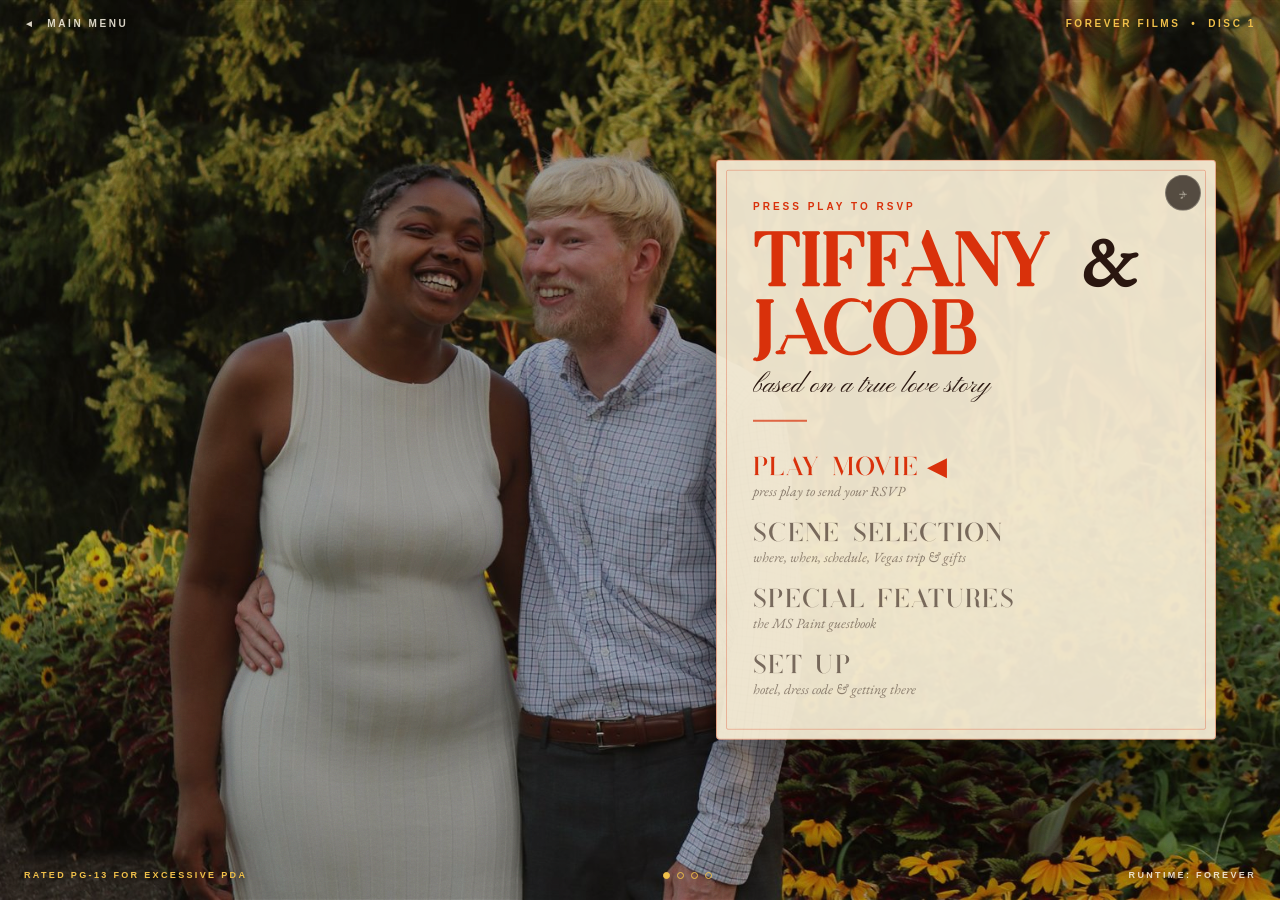
<file: index.html>
<!DOCTYPE html>
<html lang="en">
<head>
<meta charset="UTF-8">
<meta name="viewport" content="width=device-width, initial-scale=1.0, maximum-scale=1.0, user-scalable=no">
<title>Tiffany &amp; Jacob | Main Menu</title>
<link rel="icon" href="data:image/svg+xml,%3Csvg xmlns='http://www.w3.org/2000/svg' viewBox='0 0 100 100'%3E%3Ctext x='50' y='54' font-size='72' text-anchor='middle' dominant-baseline='central'%3E📀%3C/text%3E%3C/svg%3E">
<link rel="stylesheet" href="fonts/coterie.css">
<link rel="stylesheet" href="fonts/garamond.css">
<link rel="stylesheet" href="fonts/script.css">
<style>
    *, *::before, *::after { box-sizing: border-box; margin: 0; padding: 0; }

    :root {
        --red:    #D9310B;
        --red-dk: #a6260a;
        --cream:  #f4ead3;
        --cream-2:#fbf5e6;
        --ink:    #2a1710;
        --gold:   #e6b74e;

        --coterie: 'Coterie', Georgia, serif;
        --garamond:'EB Garamond', Georgia, serif;
        --script:  'Pinyon Script', cursive;
        --sans:    'Lato', Arial, sans-serif;
    }

    html, body { height: 100%; }
    body { background: #14100c; font-family: var(--garamond); color: var(--ink); overflow: hidden; }

    .tv { position: relative; width: 100vw; height: 100svh; overflow: hidden; background: #14100c; }

    /* ---- crossfade slideshow (landscape photos, full-bleed cover) ---- */
    .slideshow { position: absolute; inset: 0; z-index: 0; background: #14100c; }
    .slide { position: absolute; inset: 0; width: 100%; height: 100%; object-fit: cover; object-position: center 30%; opacity: 0; transition: opacity 1.4s ease; }
    .slide.show { opacity: 1; }

    /* even dim so the menu card stays readable */
    .wall-dim { position: absolute; inset: 0; z-index: 1; background: rgba(20,12,8,0.34); pointer-events: none; }

    /* subtle grain */
    .grain {
        position: absolute; inset: 0; z-index: 4; pointer-events: none; opacity: 0.2; mix-blend-mode: overlay;
        background-image: url("data:image/svg+xml,%3Csvg xmlns='http://www.w3.org/2000/svg' width='140' height='140'%3E%3Cfilter id='n'%3E%3CfeTurbulence type='fractalNoise' baseFrequency='0.8' numOctaves='2' stitchTiles='stitch'/%3E%3C/filter%3E%3Crect width='100%25' height='100%25' filter='url(%23n)' opacity='0.5'/%3E%3C/svg%3E");
    }

    /* ---- top / bottom chrome ---- */
    .chrome-top, .chrome-bot {
        position: absolute; left: 0; right: 0; z-index: 5;
        display: flex; justify-content: space-between; align-items: center;
        padding: 18px 24px;
        font-family: var(--sans); font-weight: 700; letter-spacing: 0.26em; text-transform: uppercase;
        color: rgba(251,245,230,0.85); text-shadow: 0 1px 6px rgba(0,0,0,0.5);
    }
    .chrome-top { top: 0; font-size: 10px; }
    .chrome-bot { bottom: 0; font-size: 9px; padding-bottom: 20px; }
    .chrome-top .gold, .chrome-bot .rating { color: #f0c04a; }
    .chapter-dots { display: flex; gap: 7px; }
    .chapter-dots span { width: 7px; height: 7px; border-radius: 50%; border: 1px solid #f0c04a; }
    .chapter-dots span.on { background: #f0c04a; }

    /* ---- title card (right) ---- */
    .card {
        position: absolute; top: 50%; right: clamp(20px, 5vw, 64px); transform: translateY(-50%);
        z-index: 5;
        width: min(90vw, 500px);
        background: rgba(244,234,211,0.95);
        border: 1px solid rgba(217,49,11,0.35);
        border-radius: 4px;
        box-shadow: 0 30px 70px rgba(0,0,0,0.55);
        padding: 40px 36px 34px;
        text-align: left;
    }
    .card::before { content: ''; position: absolute; inset: 9px; border: 1px solid rgba(217,49,11,0.28); border-radius: 2px; pointer-events: none; }

    .eyebrow { font-family: var(--sans); font-size: 10px; font-weight: 700; letter-spacing: 0.3em; text-transform: uppercase; color: var(--red); margin-bottom: 14px; padding-right: 46px; }
    .title { font-family: var(--coterie); text-transform: uppercase; font-size: clamp(40px, 9vw, 74px); line-height: 0.92; color: var(--red); letter-spacing: 0.01em; }
    .title .amp { font-family: var(--garamond); font-style: normal; text-transform: none; color: var(--ink); }
    .tagline { font-family: var(--script); font-size: clamp(19px, 4vw, 27px); color: var(--ink); line-height: 0.9; margin: 6px 0 22px; }
    .rule { width: 54px; height: 2px; background: var(--red); margin: 0 0 22px; opacity: 0.7; }

    .options { list-style: none; display: flex; flex-direction: column; gap: 3px; }
    .opt { position: relative; cursor: pointer; font-family: var(--coterie); text-transform: uppercase; font-size: clamp(19px, 3.4vw, 26px); letter-spacing: 0.05em; color: rgba(42,23,16,0.6); padding: 7px 0; transition: color 0.15s; }
    .opt .hint { display: block; font-family: var(--garamond); font-style: italic; text-transform: none; font-size: 14px; letter-spacing: 0; color: rgba(42,23,16,0.5); margin-top: 1px; }
    .opt .cursor { color: var(--red); margin: 0 8px; opacity: 0; }
    .opt.active { color: var(--red); }
    .opt.active .cursor { opacity: 1; animation: blink 1.1s steps(1) infinite; }
    @keyframes blink { 50% { opacity: 0; } }

    /* ---- music mute button (top-right corner of the menu card) ---- */
    #musicToggle {
        position: absolute; top: 14px; right: 14px; z-index: 25;
        width: 36px; height: 36px; border-radius: 50%;
        background: rgba(20,12,8,0.7); color: var(--gold);
        border: 1px solid rgba(240,192,74,0.6);
        font-size: 15px; line-height: 1; cursor: pointer;
        display: flex; align-items: center; justify-content: center;
        transition: transform 0.15s, background 0.2s;
    }
    #musicToggle:hover { transform: scale(1.07); background: rgba(20,12,8,0.85); }
    #musicToggle.muted { color: rgba(251,245,230,0.45); border-color: rgba(251,245,230,0.25); text-decoration: line-through; }

    @media (max-width: 480px) { .card { padding: 32px 22px 28px; } }
</style>
</head>
<body>

<audio id="bgMusic" loop preload="none"><source src="audio/dreams.mp3" type="audio/mpeg"></audio>

<div class="tv">
    <div class="slideshow"><img class="slide" id="slideA" alt=""><img class="slide" id="slideB" alt=""></div>
    <div class="wall-dim"></div>

    <div class="chrome-top">
        <span>&#9668;&nbsp; Main Menu</span>
        <span class="gold">Forever Films &nbsp;&bull;&nbsp; Disc 1</span>
    </div>

    <nav class="card">
        <button id="musicToggle" aria-label="Toggle music" title="Music">&#9834;</button>
        <p class="eyebrow">Press Play to RSVP</p>
        <h1 class="title">Tiffany <span class="amp">&amp;</span> Jacob</h1>
        <p class="tagline">based on a true love story</p>
        <div class="rule"></div>

        <ul class="options" id="options">
            <li class="opt active" data-href="rsvp">Play Movie<span class="cursor">&#9664;</span><span class="hint">press play to send your RSVP</span></li>
            <li class="opt" data-href="details">Scene Selection<span class="cursor">&#9664;</span><span class="hint">where, when, schedule, Vegas trip &amp; gifts</span></li>
            <li class="opt" data-href="features">Special Features<span class="cursor">&#9664;</span><span class="hint">the MS Paint guestbook</span></li>
            <li class="opt" data-href="setup">Set Up<span class="cursor">&#9664;</span><span class="hint">hotel, dress code &amp; getting there</span></li>
        </ul>
    </nav>

    <div class="chrome-bot">
        <span class="rating">Rated PG-13 for excessive PDA</span>
        <span class="chapter-dots"><span class="on"></span><span></span><span></span><span></span></span>
        <span>Runtime: Forever</span>
    </div>

    <div class="grain"></div>
</div>

<script>
    // ---- crossfade slideshow (landscape photos), sunflowers first & lingering ----
    const PHOTOS = [
        'images/IMG_6840.CR2.jpg',
        'images/gallery/IMG_6656.CR2.jpg',
        'images/gallery/IMG_6551.CR2.jpg',
        'images/gallery/Snapchat-472617155.jpg',
        'images/gallery/IMG_6648.CR2.jpg',
        'images/gallery/IMG_6603.CR2.jpg',
        'images/gallery/IMG_6657.CR2.jpg',
        'images/gallery/IMG_4817.JPG',
        'images/gallery/IMG_6704.CR2.jpg',
        'images/gallery/IMG_6854.CR2.jpg',
        'images/gallery/IMG_6869.CR2.jpg',
        'images/gallery/IMG_6563.CR2.jpg',
        'images/gallery/20240928_183919.jpg',
        'images/gallery/IMG_6710.CR2.jpg',
        'images/gallery/IMG_4129.jpg',
        'images/gallery/IMG_6711.CR2.jpg',
        'images/gallery/20250110_231935.jpg',
        'images/gallery/IMG_6775.CR2.jpg',
        'images/gallery/IMG_6592.CR2.jpg',
        'images/gallery/IMG_6600.CR2.jpg',
        'images/gallery/IMG_6602.CR2.jpg',
        'images/gallery/20230722_201821.jpg',
        'images/gallery/IMG_6825.CR2.jpg',
        'images/gallery/20250731_083121.jpg',
        'images/gallery/IMG_6789.CR2.jpg',
        'images/gallery/20240928_183918.jpg',
        'images/gallery/IMG_6582.CR2.jpg',
        'images/gallery/IMG_6588.CR2.jpg',
        'images/gallery/IMG_6822.CR2.jpg',
        'images/gallery/20230408_111452.jpg',
        'images/gallery/IMG_6839.CR2.jpg',
        'images/gallery/IMG_6579.CR2.jpg',
        'images/gallery/IMG_6580.CR2.jpg',
        'images/gallery/IMG_6633.CR2.jpg',
        'images/gallery/20230722_201701.jpg',
        'images/gallery/IMG_6841.CR2.jpg',
        'images/gallery/IMG_6852.CR2.jpg',
        'images/gallery/IMG_6649.CR2.jpg',
        'images/gallery/IMG_6565.CR2.jpg'
    ];
    let idx = 0;
    let front = document.getElementById('slideA');
    let back  = document.getElementById('slideB');
    front.src = PHOTOS[0];
    front.classList.add('show');
    function advance() {
        const n = (idx + 1) % PHOTOS.length;
        back.onload = () => {
            back.classList.add('show');
            front.classList.remove('show');
            const t = front; front = back; back = t;
            idx = n;
            schedule();
        };
        back.src = PHOTOS[n];
    }
    function schedule() { setTimeout(advance, idx === 0 ? 9000 : 3200); }
    schedule();

    // ---- menu selector + navigation ----
    const opts = document.querySelectorAll('.opt');
    const dots = document.querySelectorAll('.chapter-dots span');
    function activate(i) {
        opts.forEach((o, j) => o.classList.toggle('active', j === i));
        dots.forEach((d, j) => d.classList.toggle('on', j === i));
    }
    opts.forEach((opt, i) => {
        opt.addEventListener('mouseenter', () => activate(i));
        opt.addEventListener('click', () => { window.location.href = opt.dataset.href; });
    });

    // ---- background music + mute ----
    const audio = document.getElementById('bgMusic');
    const btn = document.getElementById('musicToggle');
    const VOL = 0.12;
    let wantOn = localStorage.getItem('musicOff') !== '1';
    audio.volume = VOL;
    function updateBtn() { btn.classList.toggle('muted', audio.paused); }
    function tryStart() { if (!wantOn || !audio.paused) return; audio.volume = VOL; const p = audio.play(); if (p) p.then(updateBtn).catch(() => {}); }
    tryStart();
    // Broad set of real "user activation" gesture types so autoplay unlocks
    // reliably across browsers (Safari/iOS in particular is picky about which
    // event types count; scroll/pointerdown alone aren't always enough).
    ['pointerdown','mousedown','mouseup','click','keydown','touchstart','touchend','scroll']
        .forEach(ev => window.addEventListener(ev, tryStart, { passive: true }));
    document.addEventListener('visibilitychange', () => { if (!document.hidden) tryStart(); });
    btn.addEventListener('click', (e) => {
        e.stopPropagation();
        if (audio.paused) { wantOn = true; localStorage.removeItem('musicOff'); audio.play().catch(() => {}); }
        else { wantOn = false; localStorage.setItem('musicOff', '1'); audio.pause(); }
        setTimeout(updateBtn, 30);
    });
    updateBtn();
</script>

</body>
</html>
</file>
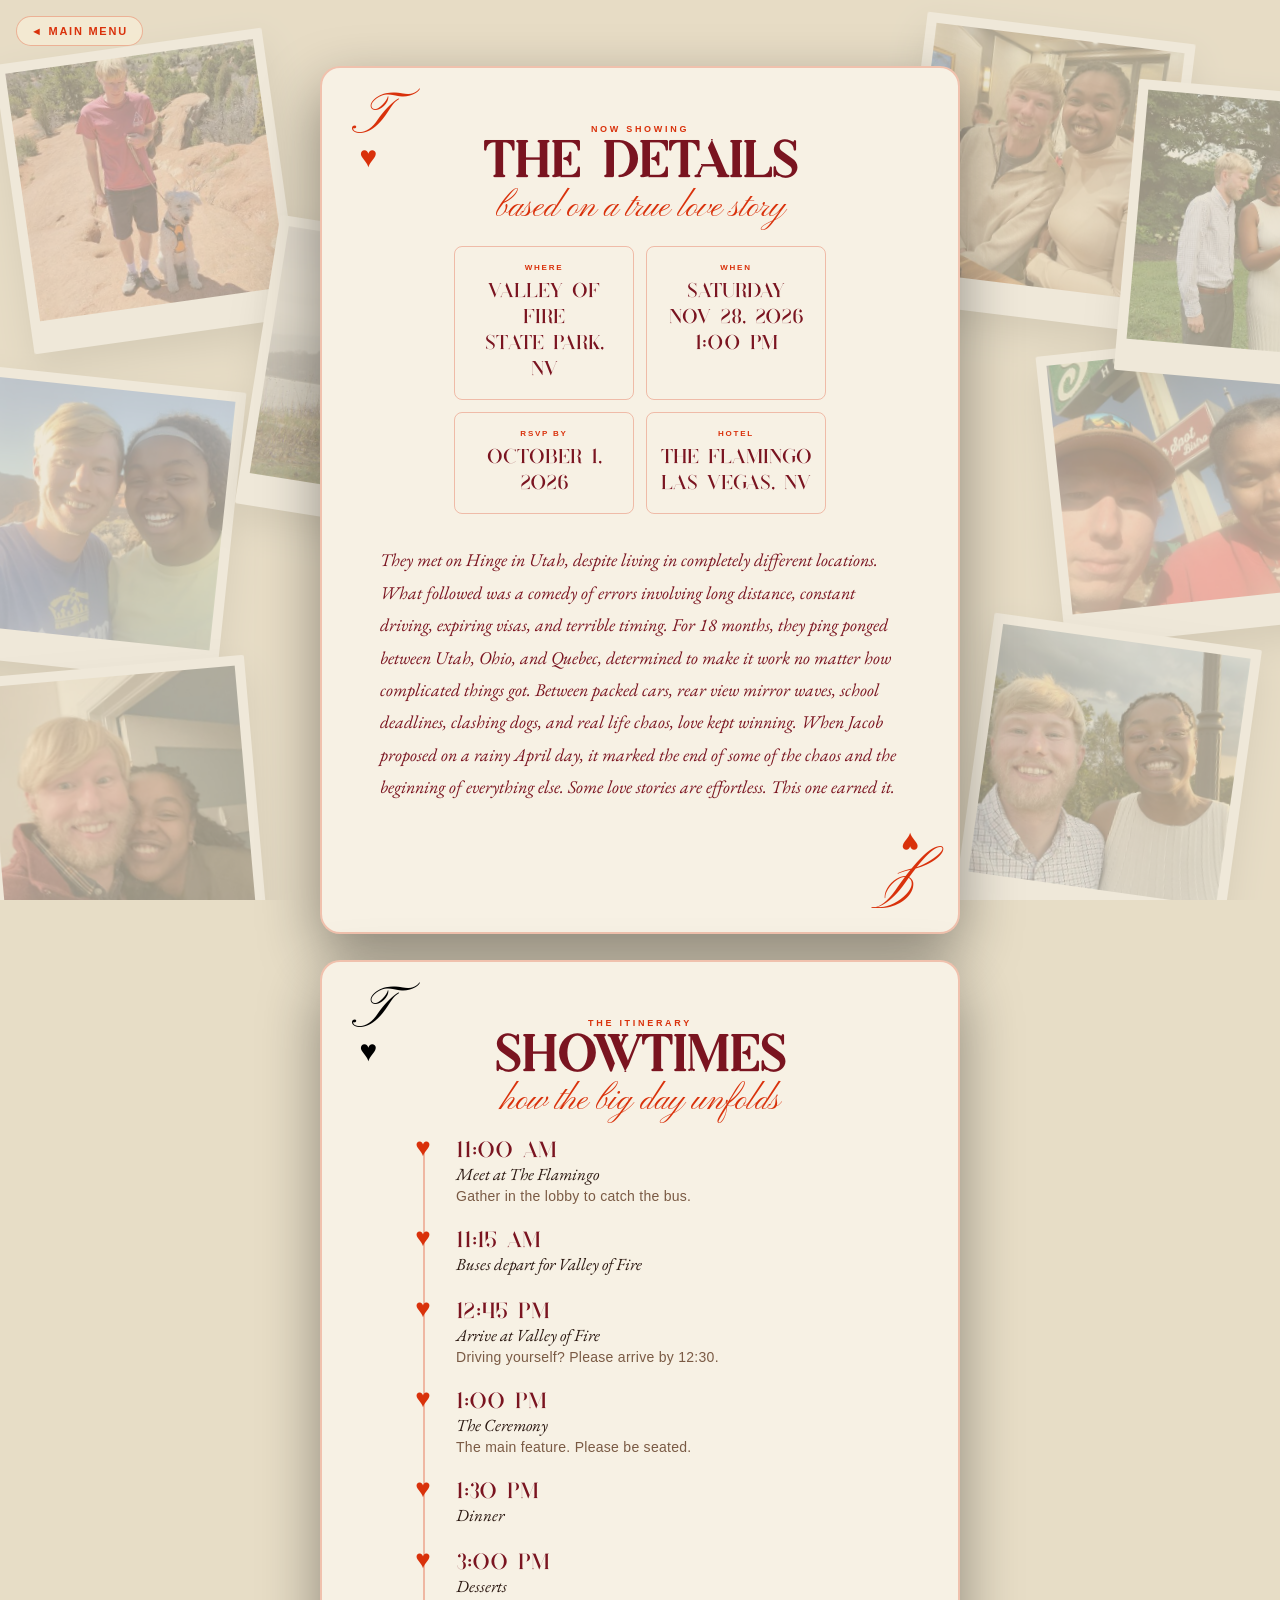
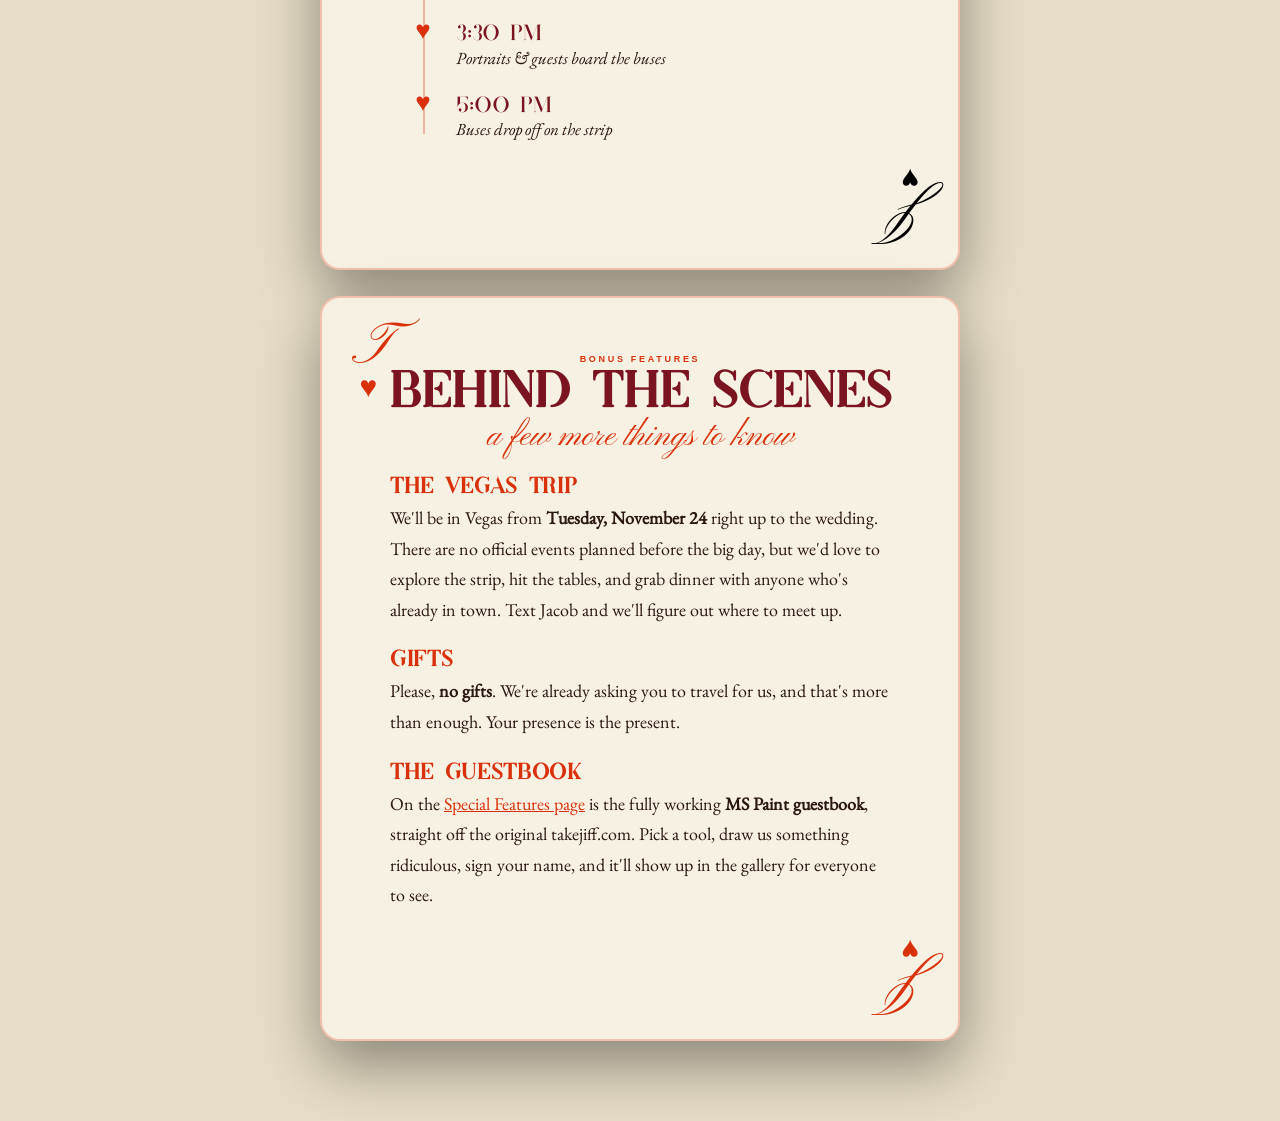
<file: details.html>
<!DOCTYPE html>
<html lang="en">
<head>
<meta charset="UTF-8">
<meta name="viewport" content="width=device-width, initial-scale=1.0">
<title>Tiffany &amp; Jacob | The Details</title>
<link rel="icon" href="data:image/svg+xml,%3Csvg xmlns='http://www.w3.org/2000/svg' viewBox='0 0 100 100'%3E%3Ctext x='50' y='54' font-size='72' text-anchor='middle' dominant-baseline='central'%3E♥️%3C/text%3E%3C/svg%3E">
<link rel="stylesheet" href="fonts/coterie.css">
<link rel="stylesheet" href="fonts/garamond.css">
<link rel="stylesheet" href="fonts/script.css">
<style>
    *, *::before, *::after { box-sizing: border-box; margin: 0; padding: 0; }
    :root {
        --red:#D9310B; --red-dk:#a6260a; --wine:#7a1420; --cream:#f4ead3; --ivory:#f7f1e4; --ink:#2a1710; --gold:#cf9d3f;
        --coterie:'Coterie',Georgia,serif; --garamond:'EB Garamond',Georgia,serif; --script:'Pinyon Script',cursive; --sans:'Lato',Arial,sans-serif;
    }
    body { min-height: 100svh; background: #e7ddc6; font-family: var(--garamond); color: var(--ink); }

    /* ---- polaroid background ---- */
    .polaroids { position: fixed; inset: 0; z-index: 0; overflow: hidden; }
    .polaroid { position: absolute; width: clamp(150px, 24vw, 270px); background: #fff; padding: 10px 10px 32px; border-radius: 2px; box-shadow: 0 16px 34px rgba(0,0,0,0.22); animation: drop 1s cubic-bezier(.18,.7,.25,1) both; }
    .polaroid img { display: block; width: 100%; aspect-ratio: 1/1; object-fit: cover; background: #d8ceb7; }
    @keyframes drop { 0% { transform: translateY(-130vh) rotate(var(--r)); opacity: 0; } 55% { opacity: 1; } 100% { transform: translateY(0) rotate(var(--r)); opacity: 1; } }
    .page-dim { position: fixed; inset: 0; z-index: 1; background: rgba(231,221,198,0.66); }

    .back { position: fixed; top: 16px; left: 16px; z-index: 6; font-family: var(--sans); font-size: 11px; font-weight: 700; letter-spacing: 0.16em; text-transform: uppercase; color: var(--red); text-decoration: none; background: rgba(244,234,211,0.9); padding: 8px 14px; border-radius: 20px; border: 1px solid rgba(217,49,11,0.3); }

    .wrap { position: relative; z-index: 2; min-height: 100svh; display: flex; flex-direction: column; align-items: center; padding: 66px 18px 54px; }

    /* ---- playing card ---- */
    .playing-card { position: relative; width: min(93vw, 640px); background: var(--ivory); border: 2px solid rgba(217,49,11,0.25); border-radius: 20px; box-shadow: 0 24px 60px rgba(0,0,0,0.4); padding: 56px 30px 128px; text-align: center; margin: 0 auto 26px; }
    .card-corner { position: absolute; display: flex; flex-direction: column; align-items: center; line-height: 0.82; color: var(--red); }
    .card-corner .letter { font-family: var(--script); font-size: 60px; }
    .card-corner .pip { font-size: 30px; margin-top: 2px; }
    .card-corner.tl { top: 26px; left: 30px; }
    .card-corner.br { bottom: 26px; right: 30px; transform: rotate(180deg); }
    .card-corner.black { color: #000; }

    .c-eyebrow { font-family: var(--sans); font-size: 9px; font-weight: 700; letter-spacing: 0.3em; text-transform: uppercase; color: var(--red); margin-bottom: 6px; }
    .c-title { font-family: var(--coterie); text-transform: uppercase; font-size: clamp(30px, 7vw, 50px); color: var(--wine); line-height: 0.95; margin-bottom: 6px; }
    .c-script { font-family: var(--script); font-size: clamp(22px, 5.5vw, 34px); color: var(--red); line-height: 0.85; margin-bottom: 24px; }

    .info-grid { display: grid; grid-template-columns: repeat(2, minmax(140px, 180px)); gap: 12px; margin: 0 auto 30px; max-width: 392px; justify-content: center; }
    .info-cell { border: 1px solid rgba(217,49,11,0.28); border-radius: 8px; padding: 16px 12px; text-align: center; }
    .info-label { font-family: var(--sans); font-size: 8px; font-weight: 700; letter-spacing: 0.22em; text-transform: uppercase; color: var(--red); margin-bottom: 7px; }
    .info-value { font-family: var(--coterie); font-size: clamp(15px, 3vw, 20px); line-height: 1.3; color: var(--wine); }
    .synopsis { font-family: var(--garamond); font-style: italic; font-size: clamp(15px, 2.6vw, 18px); line-height: 1.8; color: var(--wine); max-width: 520px; margin: 0 auto; text-align: left; }

    /* ---- timeline ---- */
    .timeline { max-width: 460px; margin: 4px auto 0; text-align: left; position: relative; }
    .timeline::before { content: ''; position: absolute; left: 13px; top: 6px; bottom: 6px; width: 2px; background: rgba(217,49,11,0.3); }
    .tl-item { position: relative; padding: 0 0 26px 46px; }
    .tl-item:last-child { padding-bottom: 0; }
    .tl-item::before { content: '\2665'; position: absolute; left: 13px; top: 3px; transform: translate(-50%, -35%); font-size: 26px; color: var(--red); line-height: 1; }
    .tl-time { font-family: var(--coterie); font-size: clamp(18px, 3.6vw, 22px); color: var(--wine); line-height: 1.05; }
    .tl-title { font-family: var(--garamond); font-style: italic; font-size: clamp(14px, 2.5vw, 17px); color: var(--ink); }
    .tl-note { font-family: var(--sans); font-size: 14px; letter-spacing: 0.02em; color: #7a5a44; margin-top: 3px; }

    /* ---- special features notes ---- */
    .notes { max-width: 500px; margin: 0 auto; text-align: left; }
    .note-block { margin-bottom: 24px; } .note-block:last-child { margin-bottom: 0; }
    .note-block h3 { font-family: var(--coterie); text-transform: uppercase; font-size: clamp(17px, 4vw, 22px); color: var(--red); letter-spacing: 0.03em; margin-bottom: 5px; }
    .note-block p { font-family: var(--garamond); font-size: clamp(15px, 2.6vw, 18px); line-height: 1.7; color: var(--ink); }
    .note-block a { color: var(--red); }
</style>
</head>
<body>

<div class="polaroids" id="polaroids"></div>
<div class="page-dim"></div>
<a class="back" href="/">&#9668; Main Menu</a>

<div class="wrap">

    <!-- Ace of Hearts: the details -->
    <div class="playing-card">
        <span class="card-corner tl"><span class="letter">T</span><span class="pip">&#9829;</span></span>
        <span class="card-corner br"><span class="letter">J</span><span class="pip">&#9829;</span></span>
        <p class="c-eyebrow">Now Showing</p>
        <h1 class="c-title">The Details</h1>
        <p class="c-script">based on a true love story</p>

        <div class="info-grid">
            <div class="info-cell"><p class="info-label">Where</p><p class="info-value">Valley of Fire<br>State Park, NV</p></div>
            <div class="info-cell"><p class="info-label">When</p><p class="info-value">Saturday<br>Nov 28, 2026<br>1:00 PM</p></div>
            <div class="info-cell"><p class="info-label">RSVP By</p><p class="info-value">October 1,<br>2026</p></div>
            <div class="info-cell"><p class="info-label">Hotel</p><p class="info-value">The Flamingo<br>Las Vegas, NV</p></div>
        </div>

        <p class="synopsis">They met on Hinge in Utah, despite living in completely different locations. What followed was a comedy of errors involving long distance, constant driving, expiring visas, and terrible timing. For 18 months, they ping ponged between Utah, Ohio, and Quebec, determined to make it work no matter how complicated things got. Between packed cars, rear view mirror waves, school deadlines, clashing dogs, and real life chaos, love kept winning. When Jacob proposed on a rainy April day, it marked the end of some of the chaos and the beginning of everything else. Some love stories are effortless. This one earned it.</p>
    </div>

    <!-- Timeline card -->
    <div class="playing-card">
        <span class="card-corner tl black"><span class="letter">T</span><span class="pip">&#9829;</span></span>
        <span class="card-corner br black"><span class="letter">J</span><span class="pip">&#9829;</span></span>
        <p class="c-eyebrow">The Itinerary</p>
        <h2 class="c-title">Showtimes</h2>
        <p class="c-script">how the big day unfolds</p>
        <div class="timeline">
            <div class="tl-item"><p class="tl-time">11:00 AM</p><p class="tl-title">Meet at The Flamingo</p><p class="tl-note">Gather in the lobby to catch the bus.</p></div>
            <div class="tl-item"><p class="tl-time">11:15 AM</p><p class="tl-title">Buses depart for Valley of Fire</p></div>
            <div class="tl-item"><p class="tl-time">12:45 PM</p><p class="tl-title">Arrive at Valley of Fire</p><p class="tl-note">Driving yourself? Please arrive by 12:30.</p></div>
            <div class="tl-item"><p class="tl-time">1:00 PM</p><p class="tl-title">The Ceremony</p><p class="tl-note">The main feature. Please be seated.</p></div>
            <div class="tl-item"><p class="tl-time">1:30 PM</p><p class="tl-title">Dinner</p></div>
            <div class="tl-item"><p class="tl-time">3:00 PM</p><p class="tl-title">Desserts</p></div>
            <div class="tl-item"><p class="tl-time">3:30 PM</p><p class="tl-title">Portraits &amp; guests board the buses</p></div>
            <div class="tl-item"><p class="tl-time">5:00 PM</p><p class="tl-title">Buses drop off on the strip</p></div>
        </div>
    </div>

    <!-- Special features card -->
    <div class="playing-card">
        <span class="card-corner tl"><span class="letter">T</span><span class="pip">&#9829;</span></span>
        <span class="card-corner br"><span class="letter">J</span><span class="pip">&#9829;</span></span>
        <p class="c-eyebrow">Bonus Features</p>
        <h2 class="c-title">Behind the Scenes</h2>
        <p class="c-script">a few more things to know</p>
        <div class="notes">
            <div class="note-block">
                <h3>The Vegas Trip</h3>
                <p>We'll be in Vegas from <strong>Tuesday, November 24</strong> right up to the wedding. There are no official events planned before the big day, but we'd love to explore the strip, hit the tables, and grab dinner with anyone who's already in town. Text Jacob and we'll figure out where to meet up.</p>
            </div>
            <div class="note-block">
                <h3>Gifts</h3>
                <p>Please, <strong>no gifts</strong>. We're already asking you to travel for us, and that's more than enough. Your presence is the present.</p>
            </div>
            <div class="note-block">
                <h3>The Guestbook</h3>
                <p>On the <a href="/features">Special Features page</a> is the fully working <strong>MS Paint guestbook</strong>, straight off the original takejiff.com. Pick a tool, draw us something ridiculous, sign your name, and it'll show up in the gallery for everyone to see.</p>
            </div>
        </div>
    </div>

</div>

<script>
    const GP = [
        'images/gallery/20230506_114011.jpg','images/gallery/IMG_5092.jpeg','images/gallery/cedar_city.jpeg',
        'images/gallery/hiking_photo_utah.jpeg','images/gallery/Pre_date_photo.jpeg','images/gallery/wedding_day_photo.jpeg',
        'images/gallery/elop_IMG_6656.CR2.jpg','images/gallery/elop_IMG_6657.CR2.jpg','images/gallery/enga_IMG_6551.CR2.jpg'
    ];
    const SPOTS = [
        {x:1,y:5,r:-8},{x:71,y:3,r:7},{x:82,y:38,r:-6},{x:-3,y:42,r:6},{x:-1,y:74,r:-5},
        {x:76,y:70,r:8},{x:40,y:87,r:-7},{x:88,y:10,r:5},{x:20,y:26,r:9}
    ];
    const wall = document.getElementById('polaroids');
    SPOTS.forEach((s, i) => {
        const p = document.createElement('div');
        p.className = 'polaroid';
        p.style.left = s.x + '%'; p.style.top = s.y + '%';
        p.style.setProperty('--r', s.r + 'deg');
        p.style.animationDelay = (i * 0.14) + 's';
        const im = document.createElement('img');
        im.src = GP[i % GP.length];
        p.appendChild(im);
        wall.appendChild(p);
    });
</script>

</body>
</html>
</file>
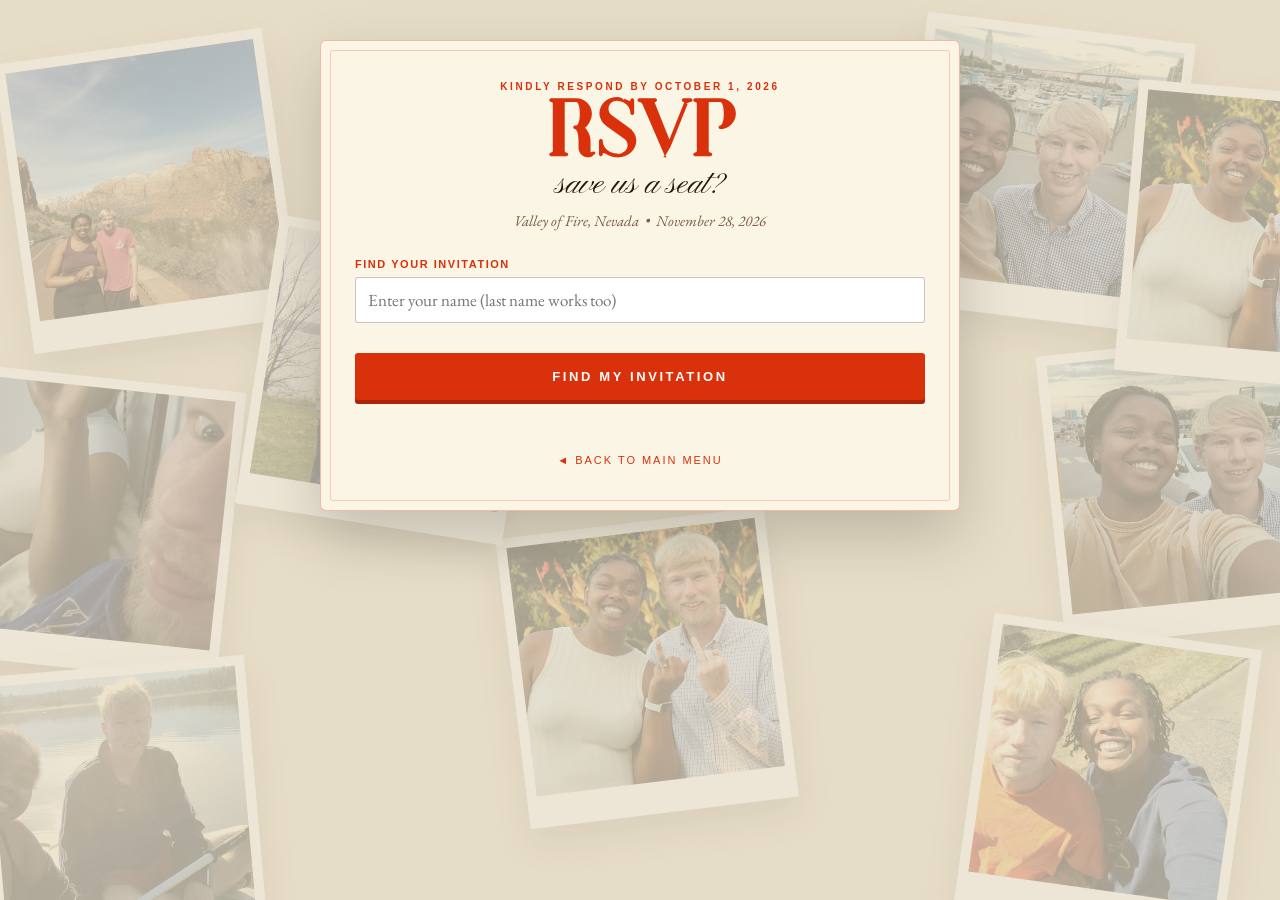
<file: rsvp-open.html>
<!DOCTYPE html>
<html lang="en">
<head>
<meta charset="UTF-8">
<meta name="viewport" content="width=device-width, initial-scale=1.0">
<meta name="robots" content="noindex, nofollow">
<title>Tiffany &amp; Jacob | RSVP</title>
<link rel="icon" href="data:image/svg+xml,%3Csvg xmlns='http://www.w3.org/2000/svg' viewBox='0 0 100 100'%3E%3Ctext x='50' y='54' font-size='72' text-anchor='middle' dominant-baseline='central'%3E🎟️%3C/text%3E%3C/svg%3E">
<link rel="stylesheet" href="fonts/coterie.css">
<link rel="stylesheet" href="fonts/garamond.css">
<link rel="stylesheet" href="fonts/script.css">
<style>
    *, *::before, *::after { box-sizing: border-box; margin: 0; padding: 0; }
    :root {
        --red:#D9310B; --red-dk:#a6260a; --cream:#f4ead3; --cream-2:#fbf5e6; --ink:#2a1710; --gold:#cf9d3f;
        --coterie:'Coterie',Georgia,serif; --garamond:'EB Garamond',Georgia,serif; --script:'Pinyon Script',cursive; --sans:'Lato',Arial,sans-serif;
    }
    body { background: #e7ddc6; color: var(--ink); font-family: var(--garamond); padding: 40px 18px 70px; }
    .polaroids { position: fixed; inset: 0; z-index: 0; overflow: hidden; }
    .polaroid { position: absolute; width: clamp(150px, 24vw, 270px); background: #fff; padding: 10px 10px 32px; border-radius: 2px; box-shadow: 0 16px 34px rgba(0,0,0,0.22); animation: pdrop 1s cubic-bezier(.18,.7,.25,1) both; }
    .polaroid img { display: block; width: 100%; aspect-ratio: 1/1; object-fit: cover; background: #d8ceb7; }
    @keyframes pdrop { 0% { transform: translateY(-130vh) rotate(var(--r)); opacity: 0; } 55% { opacity: 1; } 100% { transform: translateY(0) rotate(var(--r)); opacity: 1; } }
    .page-dim { position: fixed; inset: 0; z-index: 1; background: rgba(231,221,198,0.72); }

    .sheet { max-width: 640px; margin: 0 auto; background: var(--cream-2); border: 1px solid rgba(217,49,11,0.3); border-radius: 6px; box-shadow: 0 24px 60px rgba(0,0,0,0.18); padding: 40px 34px 44px; position: relative; z-index: 2; }
    .sheet::before { content:''; position:absolute; inset:9px; border:1px solid rgba(217,49,11,0.22); border-radius:3px; pointer-events:none; }

    .head { text-align: center; margin-bottom: 28px; }
    .eyebrow { font-family: var(--sans); font-size: 10px; font-weight: 700; letter-spacing: 0.26em; text-transform: uppercase; color: var(--red); margin-bottom: 8px; }
    .title { font-family: var(--coterie); text-transform: uppercase; font-size: clamp(46px, 12vw, 78px); line-height: 0.9; color: var(--red); }
    .tagline { font-family: var(--script); font-size: clamp(22px, 6vw, 34px); color: var(--ink); line-height: 0.8; margin-top: 2px; }
    .deadline { font-family: var(--garamond); font-style: italic; color: #7a5a44; margin-top: 12px; font-size: 15px; }

    label.lbl { display: block; font-family: var(--sans); font-size: 11px; font-weight: 700; letter-spacing: 0.14em; text-transform: uppercase; color: var(--red); margin-bottom: 7px; }
    input[type=text], input[type=email], input[type=tel] {
        width: 100%; font-family: var(--garamond); font-size: 17px; color: var(--ink);
        background: #fff; border: 1px solid rgba(42,23,16,0.25); border-radius: 3px; padding: 11px 12px;
    }
    input:focus { outline: none; border-color: var(--red); box-shadow: 0 0 0 2px rgba(217,49,11,0.15); }

    .btn { background: var(--red); color: #fff; border: none; font-family: var(--sans); font-weight: 700; font-size: 12px; letter-spacing: 0.18em; text-transform: uppercase; padding: 14px 22px; border-radius: 3px; cursor: pointer; box-shadow: 0 4px 0 var(--red-dk); }
    .btn:hover { background: var(--red-dk); }
    .submit { width: 100%; margin-top: 10px; padding: 16px; font-size: 13px; letter-spacing: 0.2em; }

    .field { margin-bottom: 20px; }
    .hidden { display: none !important; }
    .msg { font-family: var(--garamond); font-style: italic; color: #b03a12; margin-top: 12px; min-height: 20px; }

    /* guest cards */
    .guest-card { background: #fff; border: 1px solid rgba(42,23,16,0.18); border-radius: 5px; padding: 18px 18px 16px; margin-bottom: 16px; }
    .kid-name { margin-bottom: 12px; }
    .guest-name { font-family: var(--coterie); font-size: 22px; color: var(--ink); text-transform: uppercase; letter-spacing: 0.03em; margin-bottom: 12px; }
    .attend { display: flex; gap: 10px; margin-bottom: 12px; }
    .attend label { flex: 1; display: flex; align-items: center; justify-content: center; gap: 8px; cursor: pointer; border: 1px solid rgba(42,23,16,0.25); border-radius: 3px; padding: 10px; font-size: 15px; }
    .attend input { accent-color: var(--red); }
    .attend label:has(input:checked) { border-color: var(--red); background: #fff6ef; color: var(--red); }

    .match { display: flex; align-items: center; gap: 10px; border: 1px solid rgba(42,23,16,0.22); border-radius: 3px; padding: 11px 13px; margin-bottom: 8px; cursor: pointer; font-size: 16px; }
    .match:has(input:checked) { border-color: var(--red); background: #fff6ef; }
    .match input { accent-color: var(--red); width: 18px; height: 18px; }
    .party-pick { width: 100%; text-align: left; cursor: pointer; font-family: var(--garamond); font-size: 16px; color: var(--ink); background: #fff; }
    .party-pick:hover { border-color: var(--red); background: #fff6ef; }

    .meals { margin-top: 6px; }
    .meals .prompt { font-family: var(--sans); font-size: 10px; font-weight: 700; letter-spacing: 0.12em; text-transform: uppercase; color: var(--red); margin-bottom: 8px; }
    .meal { display: flex; gap: 10px; align-items: flex-start; border: 1px solid rgba(42,23,16,0.2); border-radius: 3px; padding: 10px 12px; margin-bottom: 8px; cursor: pointer; }
    .meal:has(input:checked) { border-color: var(--red); background: #fff6ef; }
    .meal input { accent-color: var(--red); width: 18px; height: 18px; margin-top: 2px; }
    .meal input:disabled { opacity: 0.4; }
    .meal .m-name { font-family: var(--sans); font-weight: 700; font-size: 12px; letter-spacing: 0.06em; text-transform: uppercase; color: var(--ink); }
    .meal .m-desc { font-family: var(--garamond); font-style: italic; font-size: 13px; color: #7a5a44; }
    .meal .rank-badge { flex-shrink: 0; width: 22px; height: 22px; border-radius: 50%; display: flex; align-items: center; justify-content: center; font-family: var(--sans); font-weight: 700; font-size: 12px; color: #fff; background: var(--red); }
    .meal .rank-badge:empty { display: none; }
    .prompt-hint { display: block; margin-top: 3px; font-family: var(--garamond); font-style: italic; font-size: 12px; letter-spacing: 0; text-transform: none; font-weight: 400; color: #9a7a5f; }

    .menu-legend { margin-bottom: 12px; }
    .m-legend { padding: 6px 0; border-bottom: 1px dashed rgba(42,23,16,0.15); }
    .m-legend:last-child { border-bottom: none; }
    .m-legend .m-name { display: block; font-family: var(--sans); font-weight: 700; font-size: 12px; letter-spacing: 0.06em; text-transform: uppercase; color: var(--ink); }
    .m-legend .m-desc { font-family: var(--garamond); font-style: italic; font-size: 12px; color: #7a5a44; }
    .pick { display: flex; align-items: center; gap: 12px; margin-bottom: 8px; }
    .pick .rank { flex-shrink: 0; width: 76px; font-family: var(--sans); font-size: 10px; font-weight: 700; letter-spacing: 0.12em; text-transform: uppercase; color: var(--red); }
    .pick select { flex: 1; font-family: var(--garamond); font-size: 16px; color: var(--ink); padding: 9px 10px; background: #fff; border: 1px solid rgba(42,23,16,0.25); border-radius: 3px; }
    .pick select:focus { outline: none; border-color: var(--red); box-shadow: 0 0 0 2px rgba(217,49,11,0.15); }

    .backlink { display:block; text-align:center; margin-top: 22px; font-family: var(--sans); font-size: 11px; letter-spacing: 0.18em; text-transform: uppercase; color: var(--red); text-decoration: none; }
    .hp { position: absolute; left: -9999px; }

    /* the four extra questions, boxed and centered */
    .extra-box { max-width: 460px; margin: 0 auto 20px; border: 1px solid rgba(217,49,11,0.22); border-radius: 6px; padding: 22px 20px 4px; background: #fffaf0; }

    .thankyou-big { font-family: var(--garamond); font-style: italic; color: #5a3a24; margin-top: 18px; font-size: 17px; line-height: 1.6; }
    .thankyou-back { display: inline-block; margin-top: 26px; }

    /* ---- custom popup (replaces the browser's native alert) ---- */
    .popup-overlay {
        position: fixed; inset: 0; z-index: 200;
        background: rgba(20,12,8,0.72);
        display: none; align-items: center; justify-content: center;
        padding: 20px;
    }
    .popup-overlay.open { display: flex; }
    .popup-box {
        background: var(--cream-2); border: 1px solid rgba(217,49,11,0.35); border-radius: 6px;
        box-shadow: 0 24px 60px rgba(0,0,0,0.35);
        max-width: 360px; width: 100%; padding: 30px 26px; text-align: center;
        animation: popIn 0.18s ease-out;
    }
    @keyframes popIn { from { transform: scale(0.92); opacity: 0; } to { transform: scale(1); opacity: 1; } }
    .popup-box .stamp { font-size: 38px; margin-bottom: 8px; }
    .popup-box p { font-family: var(--garamond); font-style: italic; font-size: 19px; line-height: 1.5; color: var(--ink); margin-bottom: 22px; }
    .popup-box .btn { width: 100%; }

    /* ---- Haley's "no invite yet" block ---- */
    .block-card { text-align: center; }
    .block-card .stamp { font-size: 46px; margin-bottom: 10px; }
    .block-card .block-title { font-family: var(--coterie); text-transform: uppercase; font-size: clamp(26px, 6vw, 36px); color: var(--red); line-height: 1.1; margin-bottom: 14px; }
    .block-card .block-msg { font-family: var(--garamond); font-style: italic; font-size: 18px; line-height: 1.6; color: var(--ink); max-width: 460px; margin: 0 auto 22px; }

    /* ---- Jess's dietary note ---- */
    .note-card { background: #fffaf0; border: 1px solid rgba(217,49,11,0.3); border-radius: 6px; padding: 20px 22px; margin-bottom: 20px; }
    .note-card .note-title { font-family: var(--sans); font-size: 10px; font-weight: 700; letter-spacing: 0.16em; text-transform: uppercase; color: var(--red); margin-bottom: 10px; }
    .note-card p { font-family: var(--garamond); font-size: 16px; line-height: 1.65; color: var(--ink); }
    .note-card p + p { margin-top: 10px; }
</style>
</head>
<body>

<div class="polaroids" id="polaroids"></div>
<div class="page-dim"></div>

<div class="sheet">
    <div class="head">
        <p class="eyebrow">Kindly Respond by October 1, 2026</p>
        <h1 class="title">RSVP</h1>
        <p class="tagline">save us a seat?</p>
        <p class="deadline">Valley of Fire, Nevada &nbsp;&bull;&nbsp; November 28, 2026</p>
    </div>

    <!-- STEP 1: find your invitation -->
    <div id="lookup">
        <div id="searchStep">
            <div class="field">
                <label class="lbl" for="searchName">Find your invitation</label>
                <input type="text" id="searchName" placeholder="Enter your name (last name works too)" autocomplete="off" onkeydown="if(event.key==='Enter'){event.preventDefault();doSearch();}">
            </div>
            <button class="btn submit" type="button" onclick="doSearch()">Find my invitation</button>
            <p class="msg" id="searchMsg"></p>
        </div>
        <div id="matchStep" class="hidden">
            <label class="lbl">Which one's your party?</label>
            <div id="matchList"></div>
            <a class="backlink" href="javascript:void(0)" onclick="resetSearch()">&#9668; Search a different name</a>
        </div>
    </div>

    <!-- Haley's block screen -->
    <div id="haleyBlock" class="hidden block-card">
        <p class="stamp">🚫</p>
        <p class="block-title">Nice Try</p>
        <p class="block-msg">Bitch, you haven't received your invitation yet. What are you doing? Nice try.</p>

        <button type="button" class="btn" id="haleyClaimBtn" onclick="haleyClaim()">Click here if you do have your invitation</button>

        <div id="haleyPassword" class="hidden" style="margin-top:22px;text-align:left;max-width:340px;margin-left:auto;margin-right:auto;">
            <p style="font-family:var(--sans);font-size:10px;font-weight:700;letter-spacing:0.16em;text-transform:uppercase;color:var(--red);text-align:center;margin-bottom:10px;">Message Tiffany to get the password to make sure you're not lying</p>
            <input type="text" id="haleyPwInput" placeholder="Enter the password" onkeydown="if(event.key==='Enter'){event.preventDefault();haleyCheckPassword();}">
            <button type="button" class="btn submit" style="margin-top:10px;" onclick="haleyCheckPassword()">Submit</button>
            <p class="msg" id="haleyPwMsg"></p>
        </div>

        <a class="backlink" href="javascript:void(0)" onclick="resetSearch()">&#9668; Search a different name</a>
    </div>

    <!-- STEP 2: RSVP for your party -->
    <form id="rsvpForm" class="hidden" action="https://formspree.io/f/xgawyrkd" method="POST">
        <input type="text" name="_gotcha" class="hp" tabindex="-1" autocomplete="off">
        <input type="hidden" name="_subject" value="New Wedding RSVP">
        <input type="hidden" name="_cc" value="jacob.briede@gmail.com">
        <input type="hidden" name="Party" id="partyField">

        <div id="jessNote" class="hidden note-card">
            <p class="note-title">A Note for Jess</p>
            <p>Hey, I know you don't eat fish or beef, but we have a lot of options. For the salad, we're having Southern potato salad, and the starches are rosemary roasted potatoes. We're also doing orange honey glazed baby carrots for veggies, and obviously there's going to be a dessert.</p>
            <p>For hors d'oeuvres, we're having ahi tuna tartare (I know you don't like tuna) and we also have white truffle mac and cheese and teriyaki chicken skewers. You will have options. Just pick between the two entrees, and then you can eat as many hors d'oeuvres and have the starches and stuff. Sorry, kind of forgot you don't eat fish and beef.</p>
        </div>

        <div id="kidsNote" class="hidden note-card">
            <p class="note-title">Add your kids' names</p>
            <p>We added spots for each of your kids below, but we don't have their names yet. Fill in each child's name so we know who's coming so we can get them on the seating chart.</p>
        </div>

        <div id="guestCards"></div>

        <div class="extra-box">
            <div class="field">
                <label class="lbl" for="diet">Dietary restrictions or allergies (whole party)</label>
                <input type="text" id="diet" name="Dietary restrictions" placeholder="Anything we should know">
            </div>

            <div class="field">
                <label class="lbl" for="arrival">When do you plan to arrive in Vegas?</label>
                <input type="text" id="arrival" name="Arriving in Vegas" placeholder="If you know (e.g. Nov 25)">
            </div>

            <div class="field">
                <label class="lbl" for="cell">Best cell number to reach you in Vegas</label>
                <input type="tel" id="cell" name="Cell number" placeholder="For day-of coordination">
            </div>

            <div class="field">
                <label class="lbl" for="hotel">Where are you staying in Vegas?</label>
                <input type="text" id="hotel" name="Staying in Vegas" placeholder="e.g. The Flamingo, or 'Casino floor' if not sure yet">
            </div>

            <div class="field">
                <label class="lbl">Getting to Valley of Fire</label>
                <div class="attend">
                    <label><input type="radio" name="Transportation" value="Taking the shuttle"> Taking the shuttle</label>
                    <label><input type="radio" name="Transportation" value="Driving myself"><span>Driving myself<br><span style="font-size:11px;opacity:0.7;font-weight:400;">(50 min from the Strip, $15 park entrance fee)</span></span></label>
                </div>
            </div>
        </div>

        <button type="submit" class="btn submit">Send RSVP</button>
    </form>

    <div id="thankyou" class="hidden" style="text-align:center;">
        <p class="eyebrow" id="thankyouEyebrow">That's a wrap</p>
        <h2 class="title" id="thankyouTitle" style="font-size:clamp(42px,11vw,70px);">Thank You</h2>
        <p class="tagline" id="thankyouTag">your seat is saved</p>
        <p class="thankyou-big" id="thankyouMsg">We can't wait to celebrate with you at Valley of Fire.<br>Now go on, the open bar isn't going to drink itself. See you at the premiere.</p>
        <a class="btn thankyou-back" href="/">&#9668; Back to Menu</a>
    </div>

    <a class="backlink" id="menuBack" href="/">&#9668; Back to Main Menu</a>
</div>

<!-- custom popup, matches the site instead of the browser's plain alert box -->
<div class="popup-overlay" id="popupOverlay">
    <div class="popup-box">
        <p class="stamp" id="popupStamp">🙄</p>
        <p id="popupMsg"></p>
        <button type="button" class="btn" id="popupOkBtn">OK</button>
    </div>
</div>

<script>
    /* =======================================================================
       GUEST LIST  —  REPLACE the placeholder parties below with the real ones.
       Any member's name (partial, case-insensitive) finds their whole party.
       ======================================================================= */
    // Households / parties (from the invitation address list)
    const PARTIES = [
        { members: ["Bryan Maue"] },
        { members: ["Stephen Cifuentes"] },
        { members: ["Matt Krabacher"] },
        { members: ["Austin Porter", "Sunny Porter"] },
        { members: ["Nick Oslin", "Catherine Oslin"] },
        { members: ["Alex Hoyle", "Carissa Hoskins"] },
        { members: ["Bryan Gardiner"] },
        { members: ["Jacob Hartman"] },
        { members: ["Jason Schuler"] },
        { members: ["Joseph Briede"] },
        { members: ["Gina Wallace", "Rodney Wallace"] },
        { members: ["Ben Briede"] },
        { members: ["Tom Geyer", "Theresa Rose"] },
        { members: ["Mike Geyer", "Susan Geyer"] },
        { members: ["Jim Briede"] },
        { members: ["Cindy Clapp", "Brian Clapp"] },
        { members: ["Kevin Jordan", "Julie Jordan"] },
        { members: ["Mark Wallace", "Christina Wallace"] },
        { members: ["Mike Wallace", "Vicky Wallace"] },
        { members: ["Mark Schurger", "Debb Schurger"] },
        { members: ["Tony Briede", "Charmaine Briede"] },
        { members: ["Emily Meiner"] },
        { members: ["Janie Cassidy"] },
        { members: ["Dave Briede", "Linda Briede"] },
        { members: ["Jim Geyer", "Peggy Geyer"] },
        { members: ["Haley Gresham"] },
        { members: ["Jessie Abbott"] },
        { members: ["Maria Jean Pierre", "Francis Bemiy"] },
        { members: ["Francis Bemiy Jr."] },
        { members: ["Veronica Bemiy", "Reynold Gozo", "Reyna Gozo"] },
        { members: ["Shawna Annan", "Meshach Daniel"] },
        { members: ["Eliana Annan", "Antoine"] },
        { members: ["Andrea Annan"] },
        { members: ["Betty Annan"] },
        { members: ["Hannah Annan", "Abel Annan"] },
        { members: ["Brittanny Jn Pierre", "Yano Atouga"] },
        { members: ["Magdalene Jean Pierre"] },
        { members: ["Angel Jean Pierre"] },
        { members: ["Angela Biney", "Fred Biney"] },
        { members: ["Kaylia Biney", "Fred Biney", "Fred Biney Kid 1", "Fred Biney Kid 2"] },
        { members: ["Dejia Biney", "Sydney Biney"] },
        { members: ["Tiffany Bemiy", "Jacob Briede"] }
    ];

    // easter-egg nicknames: real name (in the list) -> what shows on the RSVP
    const NICKNAMES = {
        "Shawna Annan": "Cap Life",
        "Eliana Annan": "Tiny Tim",
        "Haley Gresham": "Other Husband",
        "Jessie Abbott": "Utah Mom",
        "Antoine": "Antoine (Last name unknown 🤷‍♀️)",
        "Veronica Bemiy": "Vero"
    };
    const nick = n => NICKNAMES[n] || n;

    const MEALS = [
        { name: "Chateaubriand",              desc: "Sliced tenderloin of beef topped with a red wine demi glaze" },
        { name: "Garlic Lemon Butter Salmon", desc: "Grilled salmon filet served in a garlic lemon butter sauce" }
    ];

    function doSearch() {
        const q = document.getElementById('searchName').value.trim().toLowerCase();
        const msg = document.getElementById('searchMsg');
        if (q.length < 2) { msg.textContent = "Type at least two letters of your name."; return; }
        const matches = PARTIES.filter(p => p.members.some(m => m.toLowerCase().includes(q)));
        if (!matches.length) {
            msg.textContent = "Hmm, we couldn't find that name. Try your last name, or reach out to us.";
            return;
        }
        msg.textContent = "";
        if (matches.length === 1) { selectParty(matches[0]); return; }
        // more than one household matched (e.g. a shared last name) — let them choose
        const list = document.getElementById('matchList');
        list.innerHTML = matches.map(p =>
            `<button type="button" class="match party-pick" data-i="${PARTIES.indexOf(p)}">${p.members.join(" & ")}</button>`
        ).join('');
        list.querySelectorAll('.party-pick').forEach(b =>
            b.addEventListener('click', () => selectParty(PARTIES[+b.dataset.i]))
        );
        document.getElementById('searchStep').classList.add('hidden');
        document.getElementById('matchStep').classList.remove('hidden');
    }

    let haleyParty = null;   // holds her party while the block screen is up

    function selectParty(party) {
        document.getElementById('lookup').classList.add('hidden');

        // Haley hasn't gotten her invitation yet, block her RSVP entirely
        if (party.members.includes("Haley Gresham")) {
            haleyParty = party;
            document.getElementById('haleyBlock').classList.remove('hidden');
            return;
        }

        enterRsvpForm(party);
    }

    function enterRsvpForm(party) {
        document.getElementById('partyField').value = party.members.map(nick).join(", ");
        buildCards(party.members);
        document.getElementById('jessNote').classList.toggle('hidden', !party.members.includes("Jessie Abbott"));
        document.getElementById('kidsNote').classList.toggle('hidden', !party.members.some(isKidSlot));
        document.getElementById('rsvpForm').classList.remove('hidden');
    }

    // ---- Haley's "I swear I have it" escalation ----
    // ---- custom popup (replaces the browser's native alert) ----
    function showPopup(message, onClose, emoji) {
        document.getElementById('popupStamp').textContent = emoji || '🙄';
        document.getElementById('popupMsg').textContent = message;
        const overlay = document.getElementById('popupOverlay');
        overlay.classList.add('open');
        const okBtn = document.getElementById('popupOkBtn');
        function close() {
            overlay.classList.remove('open');
            okBtn.removeEventListener('click', close);
            if (onClose) onClose();
        }
        okBtn.addEventListener('click', close);
    }

    function haleyClaim() {
        showPopup("Bitch, don't try to lie.", () => {
            document.getElementById('haleyClaimBtn').classList.add('hidden');
            document.getElementById('haleyPassword').classList.remove('hidden');
            document.getElementById('haleyPwInput').focus();
        });
    }

    function haleyCheckPassword() {
        const input = document.getElementById('haleyPwInput');
        const msg = document.getElementById('haleyPwMsg');
        if (input.value.trim().toLowerCase() === 'i love you') {
            document.getElementById('haleyBlock').classList.add('hidden');
            enterRsvpForm(haleyParty);
        } else {
            msg.textContent = "Nope. That's not it. Go ask Tiffany again.";
        }
    }

    function resetSearch() {
        document.getElementById('haleyBlock').classList.add('hidden');
        document.getElementById('haleyClaimBtn').classList.remove('hidden');
        document.getElementById('haleyPassword').classList.add('hidden');
        document.getElementById('haleyPwInput').value = '';
        document.getElementById('haleyPwMsg').textContent = '';
        document.getElementById('lookup').classList.remove('hidden');
        document.getElementById('matchStep').classList.add('hidden');
        document.getElementById('searchStep').classList.remove('hidden');
    }

    // placeholder slots for kids whose names we don't have yet
    const isKidSlot = n => / Kid \d+$/.test(n);

    function buildCards(members) {
        const wrap = document.getElementById('guestCards');
        wrap.innerHTML = '';
        members.forEach((name, gi) => {
            const who = nick(name);   // easter-egg nickname if there is one
            const card = document.createElement('div');
            card.className = 'guest-card';
            const mealRows = MEALS.map(m =>
                `<label class="meal"><input type="radio" name="${who} meal" value="${m.name}">` +
                `<span><span class="m-name">${m.name}</span><br><span class="m-desc">${m.desc}</span></span></label>`
            ).join('');
            const title = isKidSlot(name)
                ? `<input type="text" class="kid-name" name="${who} (child's name)" placeholder="Insert names here" autocomplete="off">`
                : `<p class="guest-name">${who}</p>`;
            card.innerHTML =
                title +
                `<div class="attend">` +
                    `<label><input type="radio" name="${who} attending" value="Joyfully accepts" required onchange="toggleMeals(this, true)"> Joyfully accepts</label>` +
                    `<label><input type="radio" name="${who} attending" value="Regretfully declines" data-realname="${name}" onchange="toggleMeals(this, false)"> Regretfully declines</label>` +
                `</div>` +
                `<div class="meals hidden">` +
                    `<p class="prompt">Choose your meal</p>` +
                    mealRows +
                `</div>`;
            wrap.appendChild(card);
        });
    }

    // guests who get roasted with a popup if they pick "Regretfully declines"
    const DECLINE_ROAST = [
        "Bryan Maue", "Stephen Cifuentes", "Matt Krabacher", "Austin Porter", "Sunny Porter",
        "Catherine Oslin", "Nick Oslin", "Alex Hoyle", "Carissa Hoskins", "Bryan Gardiner",
        "Jacob Hartman", "Jason Schuler",
        "Shawna Annan", "Meshach Daniel", "Eliana Annan", "Antoine", "Andrea Annan", "Betty Annan"
    ];

    function toggleMeals(radio, attending) {
        const meals = radio.closest('.guest-card').querySelector('.meals');
        meals.classList.toggle('hidden', !attending);
        if (!attending) meals.querySelectorAll('input').forEach(b => b.checked = false);
        if (!attending && DECLINE_ROAST.includes(radio.dataset.realname)) {
            showPopup("Loser.", null, '😛');
        }
    }

    // ---- polaroid background ----
    (function () {
        const GP = [
            'images/gallery/20230408_111452.jpg','images/gallery/20230722_201701.jpg','images/gallery/20230722_201821.jpg',
            'images/gallery/20250421_184002.jpg','images/gallery/20250731_083121.jpg','images/gallery/20250902_155040.jpg',
            'images/gallery/elop_IMG_6852.CR2.jpg','images/gallery/elop_IMG_6853.CR2.jpg','images/gallery/enga_IMG_6588.CR2.jpg'
        ];
        const SPOTS = [{x:1,y:5,r:-8},{x:71,y:3,r:7},{x:82,y:38,r:-6},{x:-3,y:42,r:6},{x:-1,y:74,r:-5},{x:76,y:70,r:8},{x:40,y:58,r:-7},{x:88,y:10,r:5},{x:20,y:26,r:9}];
        const wall = document.getElementById('polaroids');
        SPOTS.forEach((s, i) => {
            const p = document.createElement('div');
            p.className = 'polaroid';
            p.style.left = s.x + '%'; p.style.top = s.y + '%';
            p.style.setProperty('--r', s.r + 'deg');
            p.style.animationDelay = (i * 0.14) + 's';
            const im = document.createElement('img'); im.src = GP[i % GP.length];
            p.appendChild(im); wall.appendChild(p);
        });
    })();

    // ---- submit via AJAX so we show our own thank-you (not Formspree's page) ----
    document.getElementById('rsvpForm').addEventListener('submit', async (e) => {
        e.preventDefault();
        const form = e.target;
        const btn = form.querySelector('button[type=submit]');
        btn.disabled = true; btn.textContent = 'Sending…';
        try {
            const res = await fetch(form.action, { method: 'POST', body: new FormData(form), headers: { 'Accept': 'application/json' } });
            if (!res.ok) throw new Error('bad response');

            const attendRadios = Array.from(form.querySelectorAll('input[type=radio][name$=" attending"]:checked'));
            const anyAccepted = attendRadios.some(r => r.value === 'Joyfully accepts');

            if (anyAccepted) {
                document.getElementById('thankyouEyebrow').textContent = "That's a wrap";
                document.getElementById('thankyouTitle').textContent = 'Thank You';
                document.getElementById('thankyouTag').textContent = 'your seat is saved';
                document.getElementById('thankyouMsg').innerHTML = "We can't wait to celebrate with you at Valley of Fire.<br>Now go on, the open bar isn't going to drink itself. See you at the premiere.";
            } else {
                document.getElementById('thankyouEyebrow').textContent = 'Noted';
                document.getElementById('thankyouTitle').textContent = 'Thank You';
                document.getElementById('thankyouTag').textContent = "you'll be missed";
                document.getElementById('thankyouMsg').textContent = "Thanks for letting us know. We're so sad you won't be able to celebrate with us.";
            }

            document.querySelector('.head').classList.add('hidden');
            document.getElementById('lookup').classList.add('hidden');
            form.classList.add('hidden');
            document.getElementById('menuBack').classList.add('hidden');
            document.getElementById('thankyou').classList.remove('hidden');
            window.scrollTo(0, 0);
        } catch (err) {
            btn.disabled = false; btn.textContent = 'Send RSVP';
            alert('Something went wrong sending your RSVP. Please try again, or reach out to us.');
        }
    });
</script>

</body>
</html>
</file>
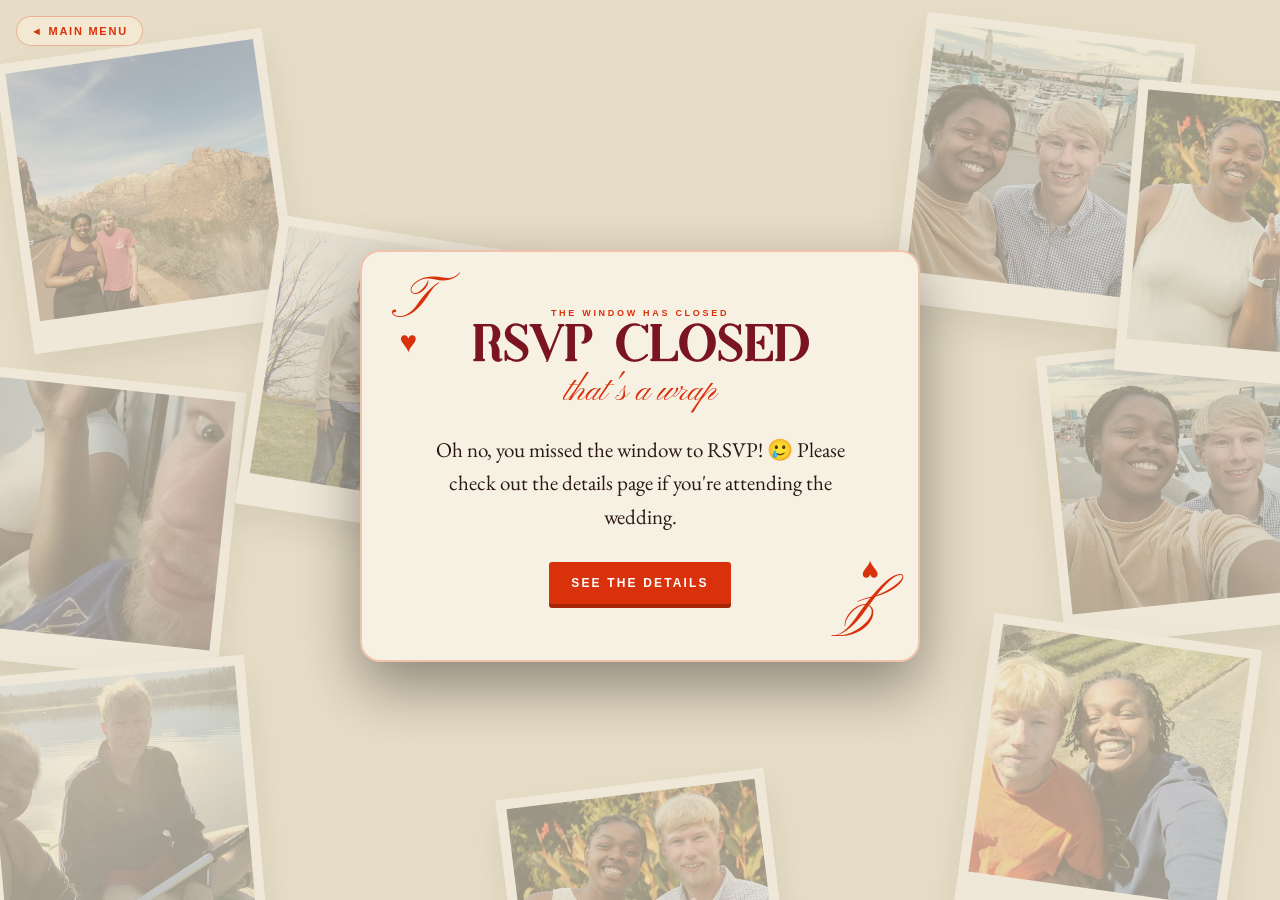
<file: rsvp.html>
<!DOCTYPE html>
<html lang="en">
<head>
<meta charset="UTF-8">
<meta name="viewport" content="width=device-width, initial-scale=1.0">
<title>Tiffany &amp; Jacob | RSVP Closed</title>
<link rel="icon" href="data:image/svg+xml,%3Csvg xmlns='http://www.w3.org/2000/svg' viewBox='0 0 100 100'%3E%3Ctext x='50' y='54' font-size='72' text-anchor='middle' dominant-baseline='central'%3E♥️%3C/text%3E%3C/svg%3E">
<link rel="stylesheet" href="fonts/coterie.css">
<link rel="stylesheet" href="fonts/garamond.css">
<link rel="stylesheet" href="fonts/script.css">
<style>
    *, *::before, *::after { box-sizing: border-box; margin: 0; padding: 0; }
    :root {
        --red:#D9310B; --red-dk:#a6260a; --wine:#7a1420; --cream:#f4ead3; --ivory:#f7f1e4; --ink:#2a1710;
        --coterie:'Coterie',Georgia,serif; --garamond:'EB Garamond',Georgia,serif; --script:'Pinyon Script',cursive; --sans:'Lato',Arial,sans-serif;
    }
    body { min-height: 100svh; background: #e7ddc6; font-family: var(--garamond); color: var(--ink); }
    .polaroids { position: fixed; inset: 0; z-index: 0; overflow: hidden; }
    .polaroid { position: absolute; width: clamp(150px, 24vw, 270px); background: #fff; padding: 10px 10px 32px; border-radius: 2px; box-shadow: 0 16px 34px rgba(0,0,0,0.22); animation: drop 1s cubic-bezier(.18,.7,.25,1) both; }
    .polaroid img { display: block; width: 100%; aspect-ratio: 1/1; object-fit: cover; background: #d8ceb7; }
    @keyframes drop { 0% { transform: translateY(-130vh) rotate(var(--r)); opacity: 0; } 55% { opacity: 1; } 100% { transform: translateY(0) rotate(var(--r)); opacity: 1; } }
    .page-dim { position: fixed; inset: 0; z-index: 1; background: rgba(231,221,198,0.66); }
    .back { position: fixed; top: 16px; left: 16px; z-index: 6; font-family: var(--sans); font-size: 11px; font-weight: 700; letter-spacing: 0.16em; text-transform: uppercase; color: var(--red); text-decoration: none; background: rgba(244,234,211,0.9); padding: 8px 14px; border-radius: 20px; border: 1px solid rgba(217,49,11,0.3); }
    .wrap { position: relative; z-index: 2; min-height: 100svh; display: flex; flex-direction: column; align-items: center; justify-content: center; padding: 66px 18px 54px; }
    .playing-card { position: relative; width: min(93vw, 560px); background: var(--ivory); border: 2px solid rgba(217,49,11,0.25); border-radius: 20px; box-shadow: 0 24px 60px rgba(0,0,0,0.4); padding: 56px 30px 56px; text-align: center; }
    .card-corner { position: absolute; display: flex; flex-direction: column; align-items: center; line-height: 0.82; color: var(--red); }
    .card-corner .letter { font-family: var(--script); font-size: 60px; }
    .card-corner .pip { font-size: 30px; margin-top: 2px; }
    a.card-corner { text-decoration: none; cursor: default; }
    .card-corner.tl { top: 26px; left: 30px; }
    .card-corner.br { bottom: 26px; right: 30px; transform: rotate(180deg); }
    .c-eyebrow { font-family: var(--sans); font-size: 9px; font-weight: 700; letter-spacing: 0.3em; text-transform: uppercase; color: var(--red); margin-bottom: 6px; }
    .c-title { font-family: var(--coterie); text-transform: uppercase; font-size: clamp(30px, 7vw, 50px); color: var(--wine); line-height: 0.95; margin-bottom: 6px; }
    .c-script { font-family: var(--script); font-size: clamp(22px, 5.5vw, 34px); color: var(--red); line-height: 0.85; margin-bottom: 26px; }
    .closed-msg { font-family: var(--garamond); font-size: clamp(17px, 3vw, 21px); line-height: 1.6; color: var(--ink); max-width: 420px; margin: 0 auto 28px; }
    .btn { display: inline-block; background: var(--red); color: #fff; font-family: var(--sans); font-weight: 700; font-size: 12px; letter-spacing: 0.18em; text-transform: uppercase; text-decoration: none; padding: 14px 22px; border-radius: 3px; box-shadow: 0 4px 0 var(--red-dk); }
    .btn:hover { background: var(--red-dk); }
</style>
</head>
<body>

<div class="polaroids" id="polaroids"></div>
<div class="page-dim"></div>
<a class="back" href="/">&#9668; Main Menu</a>

<div class="wrap">
    <div class="playing-card">
        <span class="card-corner tl"><span class="letter">T</span><span class="pip">&#9829;</span></span>
        <a class="card-corner br" href="/rsvp-open" aria-label="Jacob"><span class="letter">J</span><span class="pip">&#9829;</span></a>
        <p class="c-eyebrow">The Window Has Closed</p>
        <h1 class="c-title">RSVP Closed</h1>
        <p class="c-script">that's a wrap</p>
        <p class="closed-msg">Oh no, you missed the window to RSVP! &#x1F972; Please check out the details page if you're attending the wedding.</p>
        <a class="btn" href="/details">See the Details</a>
    </div>
</div>

<script>
    const GP = [
        'images/gallery/20230408_111452.jpg','images/gallery/20230722_201701.jpg','images/gallery/20230722_201821.jpg',
        'images/gallery/20250421_184002.jpg','images/gallery/20250731_083121.jpg','images/gallery/20250902_155040.jpg',
        'images/gallery/elop_IMG_6852.CR2.jpg','images/gallery/elop_IMG_6853.CR2.jpg','images/gallery/enga_IMG_6588.CR2.jpg'
    ];
    const SPOTS = [
        {x:1,y:5,r:-8},{x:71,y:3,r:7},{x:82,y:38,r:-6},{x:-3,y:42,r:6},{x:-1,y:74,r:-5},
        {x:76,y:70,r:8},{x:40,y:87,r:-7},{x:88,y:10,r:5},{x:20,y:26,r:9}
    ];
    const wall = document.getElementById('polaroids');
    SPOTS.forEach((s, i) => {
        const p = document.createElement('div');
        p.className = 'polaroid';
        p.style.left = s.x + '%'; p.style.top = s.y + '%';
        p.style.setProperty('--r', s.r + 'deg');
        p.style.animationDelay = (i * 0.14) + 's';
        const im = document.createElement('img'); im.src = GP[i % GP.length];
        p.appendChild(im); wall.appendChild(p);
    });
</script>

</body>
</html>
</file>
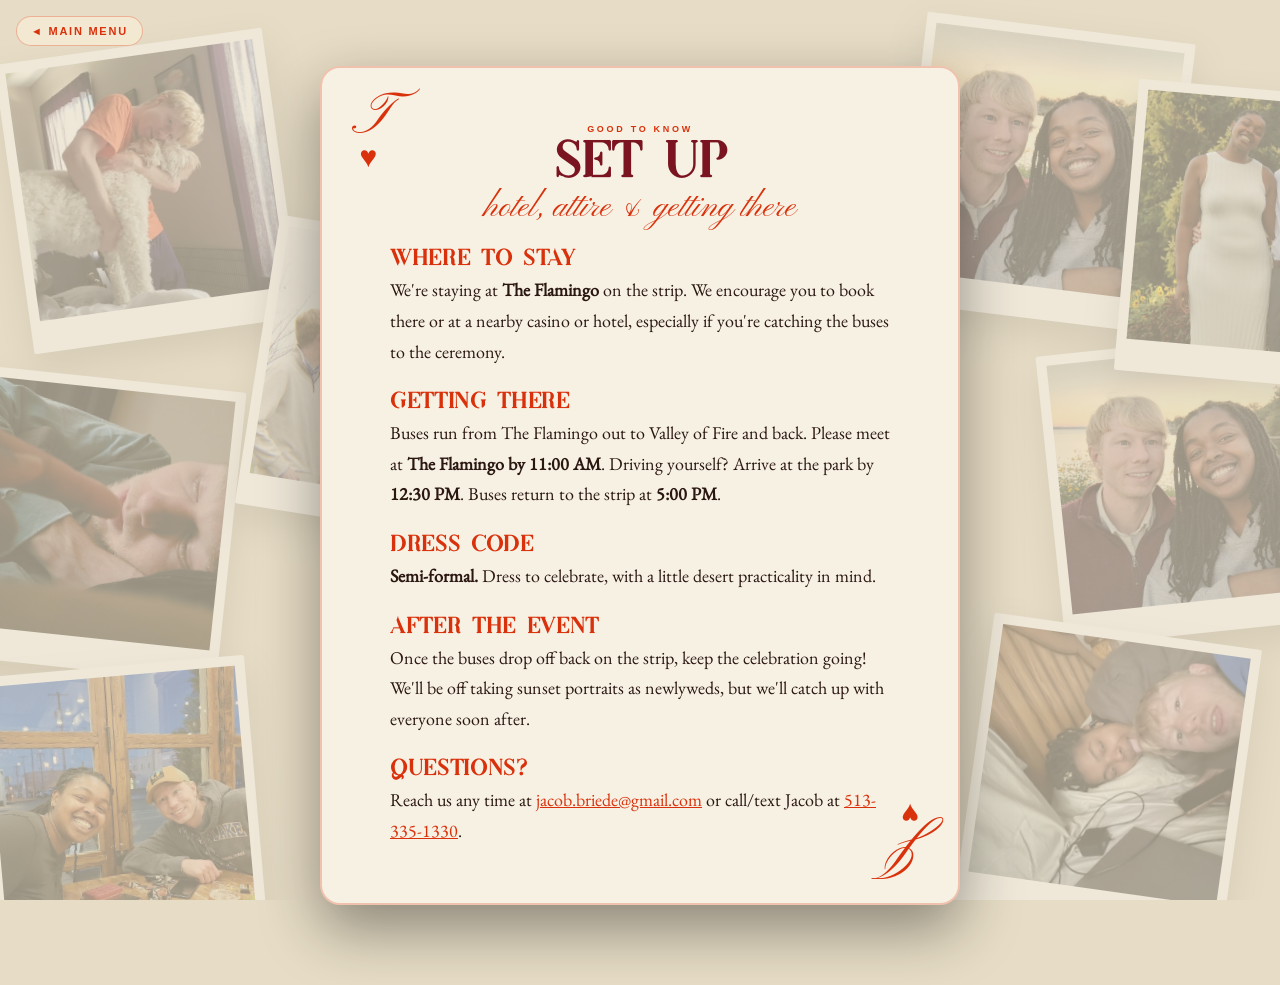
<file: setup.html>
<!DOCTYPE html>
<html lang="en">
<head>
<meta charset="UTF-8">
<meta name="viewport" content="width=device-width, initial-scale=1.0">
<title>Tiffany &amp; Jacob | Set Up</title>
<link rel="icon" href="data:image/svg+xml,%3Csvg xmlns='http://www.w3.org/2000/svg' viewBox='0 0 100 100'%3E%3Ctext x='50' y='54' font-size='72' text-anchor='middle' dominant-baseline='central'%3E♥️%3C/text%3E%3C/svg%3E">
<link rel="stylesheet" href="fonts/coterie.css">
<link rel="stylesheet" href="fonts/garamond.css">
<link rel="stylesheet" href="fonts/script.css">
<style>
    *, *::before, *::after { box-sizing: border-box; margin: 0; padding: 0; }
    :root {
        --red:#D9310B; --wine:#7a1420; --cream:#f4ead3; --ivory:#f7f1e4; --ink:#2a1710;
        --coterie:'Coterie',Georgia,serif; --garamond:'EB Garamond',Georgia,serif; --script:'Pinyon Script',cursive; --sans:'Lato',Arial,sans-serif;
    }
    body { min-height: 100svh; background: #e7ddc6; font-family: var(--garamond); color: var(--ink); }
    .polaroids { position: fixed; inset: 0; z-index: 0; overflow: hidden; }
    .polaroid { position: absolute; width: clamp(150px, 24vw, 270px); background: #fff; padding: 10px 10px 32px; border-radius: 2px; box-shadow: 0 16px 34px rgba(0,0,0,0.22); animation: drop 1s cubic-bezier(.18,.7,.25,1) both; }
    .polaroid img { display: block; width: 100%; aspect-ratio: 1/1; object-fit: cover; background: #d8ceb7; }
    @keyframes drop { 0% { transform: translateY(-130vh) rotate(var(--r)); opacity: 0; } 55% { opacity: 1; } 100% { transform: translateY(0) rotate(var(--r)); opacity: 1; } }
    .page-dim { position: fixed; inset: 0; z-index: 1; background: rgba(231,221,198,0.66); }
    .back { position: fixed; top: 16px; left: 16px; z-index: 6; font-family: var(--sans); font-size: 11px; font-weight: 700; letter-spacing: 0.16em; text-transform: uppercase; color: var(--red); text-decoration: none; background: rgba(244,234,211,0.9); padding: 8px 14px; border-radius: 20px; border: 1px solid rgba(217,49,11,0.3); }
    .wrap { position: relative; z-index: 2; min-height: 100svh; display: flex; flex-direction: column; align-items: center; padding: 66px 18px 54px; }
    .playing-card { position: relative; width: min(93vw, 640px); background: var(--ivory); border: 2px solid rgba(217,49,11,0.25); border-radius: 20px; box-shadow: 0 24px 60px rgba(0,0,0,0.4); padding: 56px 30px 56px; text-align: center; margin: 0 auto 26px; }
    .card-corner { position: absolute; display: flex; flex-direction: column; align-items: center; line-height: 0.82; color: var(--red); }
    .card-corner .letter { font-family: var(--script); font-size: 60px; }
    .card-corner .pip { font-size: 30px; margin-top: 2px; }
    .card-corner.tl { top: 26px; left: 30px; }
    .card-corner.br { bottom: 26px; right: 30px; transform: rotate(180deg); }
    .c-eyebrow { font-family: var(--sans); font-size: 9px; font-weight: 700; letter-spacing: 0.3em; text-transform: uppercase; color: var(--red); margin-bottom: 6px; }
    .c-title { font-family: var(--coterie); text-transform: uppercase; font-size: clamp(30px, 7vw, 50px); color: var(--wine); line-height: 0.95; margin-bottom: 6px; }
    .c-script { font-family: var(--script); font-size: clamp(22px, 5.5vw, 34px); color: var(--red); line-height: 0.85; margin-bottom: 26px; }
    .notes { max-width: 500px; margin: 0 auto; text-align: left; }
    .note-block { margin-bottom: 24px; }
    .note-block:last-child { margin-bottom: 0; }
    .note-block h3 { font-family: var(--coterie); text-transform: uppercase; font-size: clamp(17px, 4vw, 22px); color: var(--red); letter-spacing: 0.03em; margin-bottom: 5px; }
    .note-block p { font-family: var(--garamond); font-size: clamp(15px, 2.6vw, 18px); line-height: 1.7; color: var(--ink); }
    .note-block a { color: var(--red); }
</style>
</head>
<body>

<div class="polaroids" id="polaroids"></div>
<div class="page-dim"></div>
<a class="back" href="/">&#9668; Main Menu</a>

<div class="wrap">
    <div class="playing-card">
        <span class="card-corner tl"><span class="letter">T</span><span class="pip">&#9829;</span></span>
        <span class="card-corner br"><span class="letter">J</span><span class="pip">&#9829;</span></span>
        <p class="c-eyebrow">Good to Know</p>
        <h1 class="c-title">Set Up</h1>
        <p class="c-script">hotel, attire &amp; getting there</p>

        <div class="notes">
            <div class="note-block">
                <h3>Where to Stay</h3>
                <p>We're staying at <strong>The Flamingo</strong> on the strip. We encourage you to book there or at a nearby casino or hotel, especially if you're catching the buses to the ceremony.</p>
            </div>
            <div class="note-block">
                <h3>Getting There</h3>
                <p>Buses run from The Flamingo out to Valley of Fire and back. Please meet at <strong>The Flamingo by 11:00 AM</strong>. Driving yourself? Arrive at the park by <strong>12:30 PM</strong>. Buses return to the strip at <strong>5:00 PM</strong>.</p>
            </div>
            <div class="note-block">
                <h3>Dress Code</h3>
                <p><strong>Semi-formal.</strong> Dress to celebrate, with a little desert practicality in mind.</p>
            </div>
            <div class="note-block">
                <h3>After the Event</h3>
                <p>Once the buses drop off back on the strip, keep the celebration going! We'll be off taking sunset portraits as newlyweds, but we'll catch up with everyone soon after.</p>
            </div>
            <div class="note-block">
                <h3>Questions?</h3>
                <p>Reach us any time at <a href="mailto:jacob.briede@gmail.com">jacob.briede@gmail.com</a> or call/text Jacob at <a href="tel:5133351330">513-335-1330</a>.</p>
            </div>
        </div>
    </div>
</div>

<script>
    const GP = [
        'images/gallery/20240527_134341.jpg','images/gallery/20240928_183918.jpg','images/gallery/20240928_183919.jpg',
        'images/gallery/20250110_231935.jpg','images/gallery/IMG_4817.JPG','images/gallery/Snapchat-472617155.jpg',
        'images/gallery/elop_IMG_6839.CR2.jpg','images/gallery/elop_IMG_6850.CR2.jpg','images/gallery/enga_IMG_6579.CR2.jpg'
    ];
    const SPOTS = [
        {x:1,y:5,r:-8},{x:71,y:3,r:7},{x:82,y:38,r:-6},{x:-3,y:42,r:6},{x:-1,y:74,r:-5},
        {x:76,y:70,r:8},{x:40,y:87,r:-7},{x:88,y:10,r:5},{x:20,y:26,r:9}
    ];
    const wall = document.getElementById('polaroids');
    SPOTS.forEach((s, i) => {
        const p = document.createElement('div');
        p.className = 'polaroid';
        p.style.left = s.x + '%'; p.style.top = s.y + '%';
        p.style.setProperty('--r', s.r + 'deg');
        p.style.animationDelay = (i * 0.14) + 's';
        const im = document.createElement('img'); im.src = GP[i % GP.length];
        p.appendChild(im); wall.appendChild(p);
    });
</script>

</body>
</html>
</file>
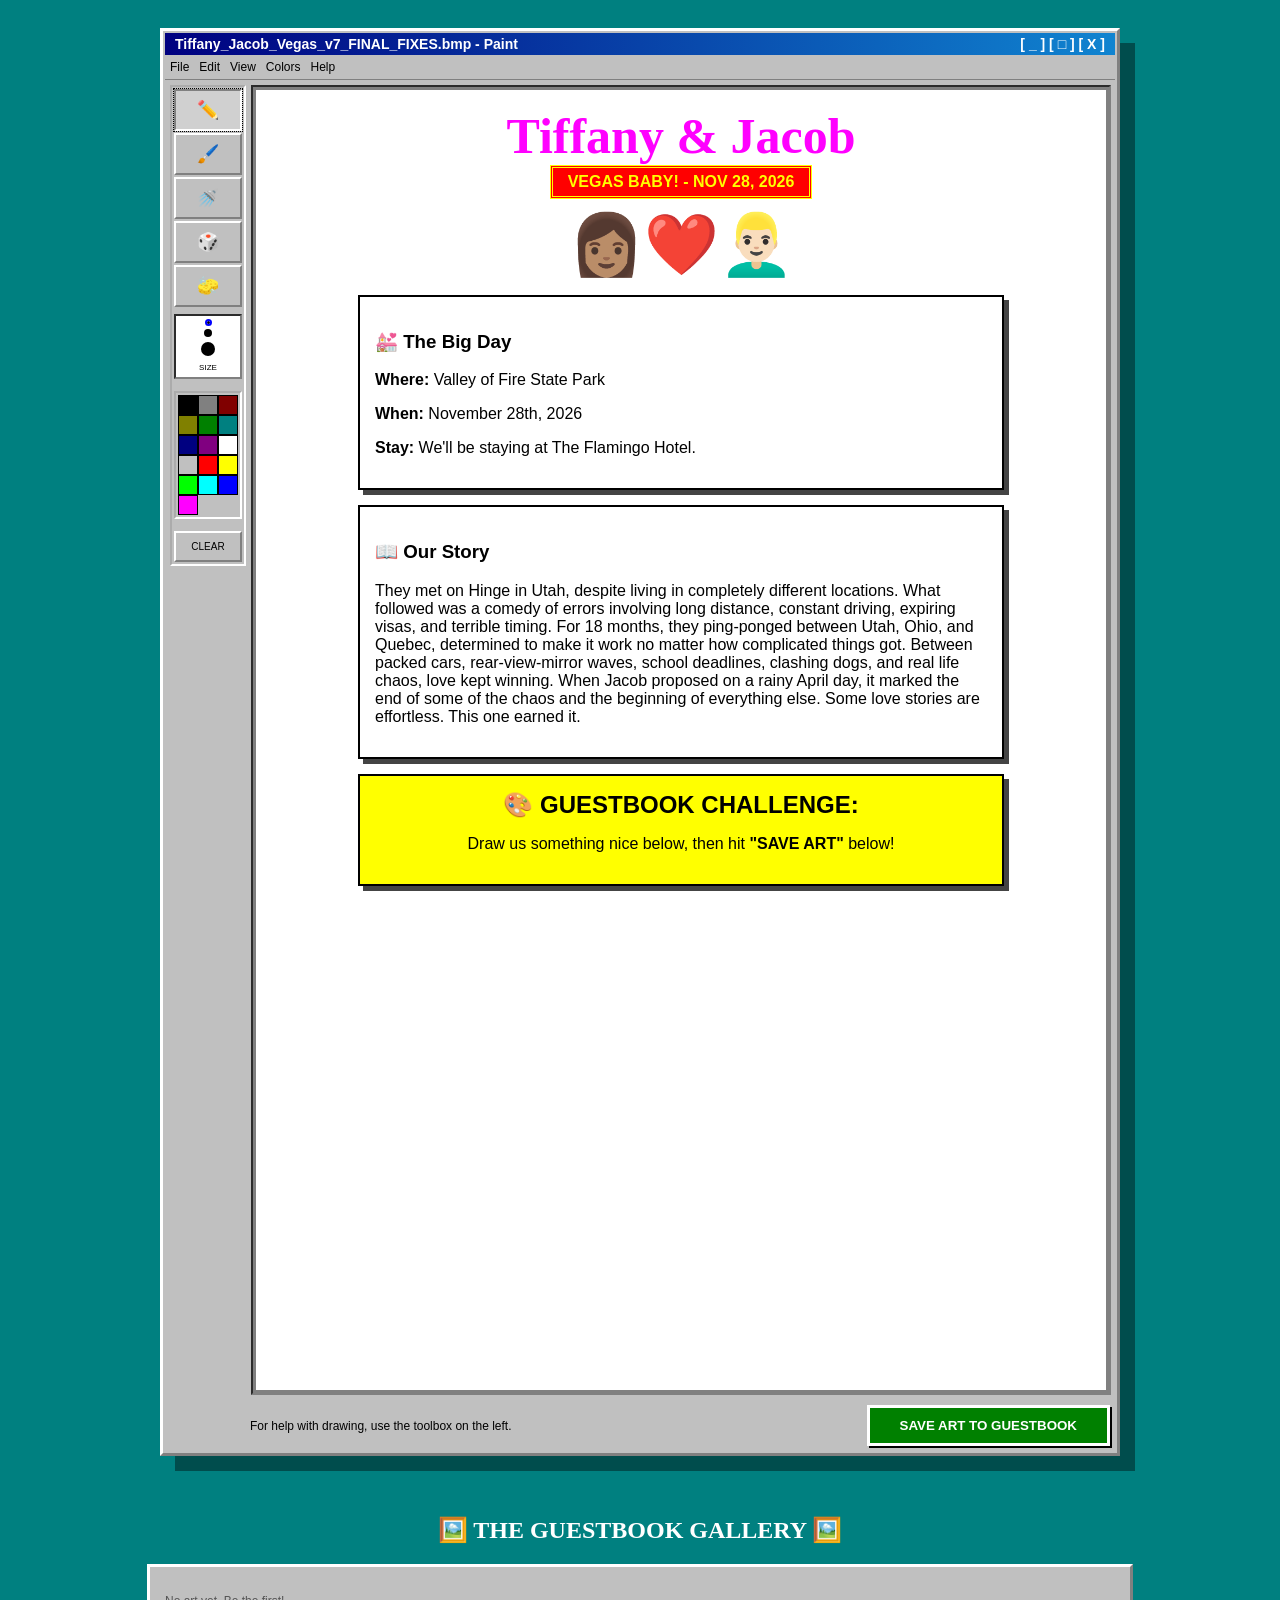
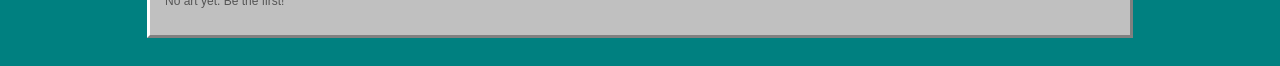
<file: Weeding Site.html>
<!DOCTYPE html>
<html>

<head>
    <style>
        body {
            background-color: #008080;
            font-family: "Arial", sans-serif;
            display: flex;
            flex-direction: column;
            align-items: center;
            padding: 20px;
        }

        .paint-window {
            background-color: #c0c0c0;
            border: 3px solid;
            border-color: #ffffff #808080 #808080 #ffffff;
            width: 950px;
            padding: 2px;
            box-shadow: 15px 15px 0px rgba(0, 0, 0, 0.4);
            margin-bottom: 40px;
        }

        .title-bar {
            background: linear-gradient(90deg, #000080, #1084d0);
            color: white;
            padding: 3px 10px;
            display: flex;
            justify-content: space-between;
            font-weight: bold;
            font-size: 14px;
        }

        .menu-bar {
            display: flex;
            gap: 10px;
            padding: 5px;
            font-size: 12px;
            border-bottom: 1px solid #808080;
        }

        .main-area {
            display: flex;
            background-color: #c0c0c0;
            padding: 5px;
            gap: 5px;
        }

        /* Toolbox */
        .toolbox {
            width: 70px;
            display: flex;
            flex-direction: column;
            gap: 2px;
            padding: 2px;
            border: 2px inset #ffffff;
            height: fit-content;
        }

        .tool-btn {
            border: 2px solid;
            border-color: #ffffff #808080 #808080 #ffffff;
            background: #c0c0c0;
            cursor: pointer;
            padding: 8px;
            font-size: 18px;
            text-align: center;
        }

        .tool-btn.active {
            border-color: #808080 #ffffff #ffffff #808080;
            background: #d0d0d0;
            outline: 1px dotted black;
        }

        /* Brush Size Selector */
        .size-picker {
            border: 2px inset #808080;
            background: white;
            margin-top: 5px;
            padding: 5px;
            display: flex;
            flex-direction: column;
            align-items: center;
            gap: 5px;
        }

        .size-dot {
            background: black;
            border-radius: 50%;
            cursor: pointer;
        }

        .size-dot.selected {
            outline: 2px solid #0000ff;
        }

        /* Canvas UI */
        #canvas-container {
            position: relative;
            background: #808080;
            padding: 3px;
            border: 2px inset #808080;
        }

        canvas {
            background-color: white;
            display: block;
            cursor: crosshair;
        }

        /* Content Boxes */
        .content-overlay {
            position: absolute;
            top: 0;
            left: 0;
            width: 100%;
            height: 100%;
            pointer-events: none;
            padding: 20px;
            box-sizing: border-box;
        }

        .section {
            background: rgba(255, 255, 255, 0.9);
            border: 2px solid #000;
            margin: 15px auto;
            padding: 15px;
            width: 75%;
            pointer-events: auto;
            box-shadow: 5px 5px 0px #444;
        }

        h1 {
            font-family: "Comic Sans MS", cursive;
            color: #ff00ff;
            font-size: 50px;
            margin: 0;
            text-align: center;
        }

        .badge {
            background: #ff0000;
            color: yellow;
            padding: 5px 15px;
            font-weight: bold;
            border: 3px double yellow;
            display: inline-block;
        }

        /* Guestbook Gallery */
        #guestbook-gallery {
            width: 950px;
            background: #c0c0c0;
            border: 3px solid;
            border-color: #ffffff #808080 #808080 #ffffff;
            padding: 15px;
            display: flex;
            flex-wrap: wrap;
            gap: 10px;
        }

        .guest-art {
            border: 2px inset #808080;
            background: white;
            width: 220px;
            height: 150px;
            object-fit: contain;
        }

        /* Footer Palette */
        .bottom-bar {
            display: flex;
            align-items: center;
            padding: 5px;
            gap: 20px;
        }

        .palette {
            display: flex;
            flex-wrap: wrap;
            width: 260px;
            border: 2px inset #ffffff;
            padding: 2px;
        }

        .color-swatch {
            width: 18px;
            height: 18px;
            border: 1px solid #000;
            cursor: pointer;
        }

        .save-btn {
            background: #008000;
            color: white;
            border: 3px solid #fff;
            padding: 10px 30px;
            font-weight: bold;
            cursor: pointer;
            box-shadow: 2px 2px 0px #000;
        }

        .save-btn:active {
            box-shadow: none;
            transform: translate(2px, 2px);
        }
    </style>
</head>

<body>

    <div class="paint-window">
        <div class="title-bar">
            <span>Tiffany_Jacob_Vegas_v7_FINAL_FIXES.bmp - Paint</span>
            <span>[ _ ] [ □ ] [ X ]</span>
        </div>

        <div class="menu-bar"><span>File</span> <span>Edit</span> <span>View</span> <span>Colors</span> <span>Help</span></div>

        <div class="main-area">
            <div class="toolbox">
                <div class="tool-btn active" id="pencil" onclick="setTool('pencil')">✏️</div>
                <div class="tool-btn" id="brush" onclick="setTool('brush')">🖌️</div>
                <div class="tool-btn" id="spray" onclick="setTool('spray')">🚿</div>
                <div class="tool-btn" id="stamp" onclick="setTool('stamp')">🎲</div>
                <div class="tool-btn" id="eraser" onclick="setTool('eraser')">🧽</div>
                
                <div class="size-picker">
                    <div class="size-dot selected" style="width: 3px; height: 3px;" onclick="setSize(2, this)"></div>
                    <div class="size-dot" style="width: 8px; height: 8px;" onclick="setSize(10, this)"></div>
                    <div class="size-dot" style="width: 14px; height: 14px;" onclick="setSize(25, this)"></div>
                    <div style="font-size: 8px; margin-top: 2px;">SIZE</div>
                </div>

                <div class="palette" id="palette" style="margin-left: 0; width: 60px; margin-top: 10px;">
                    </div>

                <button class="tool-btn" style="font-size: 10px; margin-top: 10px;" onclick="clearCanvas()">CLEAR</button>
            </div>

            <div id="canvas-container">
                <canvas id="paintCanvas" width="850" height="1300"></canvas>

                <div class="content-overlay">
                    <div style="text-align: center;">
                        <h1>Tiffany & Jacob</h1>
                        <div class="badge">VEGAS BABY! - NOV 28, 2026</div>
                        <div style="font-size: 60px; margin: 10px;">👩🏽‍❤️‍👱🏻‍♂️</div>
                    </div>

                    <div class="section">
                        <h3>💒 The Big Day</h3>
                        <p><strong>Where:</strong> Valley of Fire State Park </p>
                        <p><strong>When:</strong> November 28th, 2026</p>
                        <p><strong>Stay:</strong> We'll be staying at The Flamingo Hotel.</p>
                    </div>

                    <div class="section">
                        <h3>📖 Our Story</h3>
                        <p>They met on Hinge in Utah, despite living in completely different locations. What followed was a comedy of errors involving long distance, constant driving, expiring visas, and terrible timing. For 18 months, they ping-ponged between Utah, Ohio, and Quebec, determined to make it work no matter how complicated things got. Between packed cars, rear-view-mirror waves, school deadlines, clashing dogs, and real life chaos, love kept winning. When Jacob proposed on a rainy April day, it marked the end of some of the chaos and the beginning of everything else. Some love stories are effortless. This one earned it.</p>
                    </div>
                    <div class="section" style="text-align: center; background: #ffff00;">
                        <h2 style="margin: 0;">🎨 GUESTBOOK CHALLENGE:</h2>
                        <p>Draw us something nice below, then hit <b>"SAVE ART"</b> below!</p>
                    </div>
                </div>
            </div>
        </div>

        <div class="bottom-bar">
            <div style="font-size: 12px; margin-left: 80px; flex-grow: 1;">
                For help with drawing, use the toolbox on the left.
            </div>
            <button class="save-btn" onclick="saveToGuestbook()">SAVE ART TO GUESTBOOK</button>
        </div>
    </div>

    <h2 style="color: white; font-family: 'Comic Sans MS';">🖼️ THE GUESTBOOK GALLERY 🖼️</h2>
    <div id="guestbook-gallery">
        <p id="empty-msg" style="font-size: 12px; color: #555;">No art yet. Be the first!</p>
    </div>

    <script>
        const canvas = document.getElementById('paintCanvas');
        const ctx = canvas.getContext('2d');
        let drawing = false;
        let currentTool = 'pencil';
        let currentColor = '#000000';
        let currentSize = 2;
        const stamps = ['🎲', '🌵', '💍', '🎰', '💖', '🏜️'];

        // Palette Setup
        const colors = ['#000000', '#808080', '#800000', '#808000', '#008000', '#008080', '#000080', '#800080', '#ffffff', '#c0c0c0', '#ff0000', '#ffff00', '#00ff00', '#00ffff', '#0000ff', '#ff00ff'];
        const palette = document.getElementById('palette');
        colors.forEach(c => {
            const div = document.createElement('div');
            div.className = 'color-swatch';
            div.style.backgroundColor = c;
            div.onclick = () => currentColor = c;
            palette.appendChild(div);
        });

        function setSize(s, el) {
            currentSize = s;
            document.querySelectorAll('.size-dot').forEach(dot => dot.classList.remove('selected'));
            el.classList.add('selected');
        }

        function startDraw(e) {
            if (currentTool === 'stamp') {
                const rect = canvas.getBoundingClientRect();
                ctx.font = '40px serif';
                ctx.fillText(stamps[Math.floor(Math.random() * stamps.length)], e.clientX - rect.left - 20, e.clientY - rect.top + 15);
                return;
            }
            drawing = true;
            draw(e);
        }

        function draw(e) {
            if (!drawing || currentTool === 'stamp') return;
            const rect = canvas.getBoundingClientRect();
            const x = e.clientX - rect.left;
            const y = e.clientY - rect.top;

            ctx.lineCap = 'round';
            ctx.lineWidth = currentSize;

            if (currentTool === 'pencil') {
                ctx.strokeStyle = currentColor;
            } else if (currentTool === 'brush') {
                ctx.lineWidth = currentSize * 4; // Brushes are naturally chunkier
                ctx.strokeStyle = currentColor;
            } else if (currentTool === 'eraser') {
                ctx.lineWidth = currentSize * 6;
                ctx.strokeStyle = '#ffffff';
            } else if (currentTool === 'spray') {
                ctx.fillStyle = currentColor;
                const spraySize = currentSize * 5;
                for (let i = 0; i < 20; i++) ctx.fillRect(x + Math.random() * spraySize - (spraySize/2), y + Math.random() * spraySize - (spraySize/2), 1, 1);
                return;
            }
            ctx.lineTo(x, y);
            ctx.stroke();
            ctx.beginPath();
            ctx.moveTo(x, y);
        }

        function setTool(t) {
            currentTool = t;
            document.querySelectorAll('.tool-btn').forEach(b => b.classList.remove('active'));
            document.getElementById(t).classList.add('active');
        }

        function saveToGuestbook() {
            const dataURL = canvas.toDataURL();
            const img = document.createElement('img');
            img.src = dataURL;
            img.className = 'guest-art';
            document.getElementById('guestbook-gallery').appendChild(img);
            document.getElementById('empty-msg').style.display = 'none';
            alert("Art Saved to the Gallery!");
        }

        function clearCanvas() {
            ctx.clearRect(0, 0, canvas.width, canvas.height);
        }

        canvas.addEventListener('mousedown', startDraw);
        canvas.addEventListener('mousemove', draw);
        window.addEventListener('mouseup', () => {
            drawing = false;
            ctx.beginPath();
        });
    </script>

</body>


</html>
</file>
<file: fonts/coterie.css>
@font-face {
  font-family: 'Coterie';
  src: url([data-uri]) format('opentype');
  font-display: swap;
}
</file>
<file: fonts/garamond.css>
@font-face {
  font-family: 'EB Garamond';
  font-style: normal;
  font-weight: 400;
  font-display: swap;
  src: url([data-uri]) format('woff2');
}
@font-face {
  font-family: 'EB Garamond';
  font-style: italic;
  font-weight: 400;
  font-display: swap;
  src: url([data-uri]) format('woff2');
}
</file>
<file: fonts/script.css>
@font-face {
  font-family: 'Pinyon Script';
  font-style: normal;
  font-weight: 400;
  font-display: swap;
  src: url([data-uri]) format('woff2');
}
</file>
